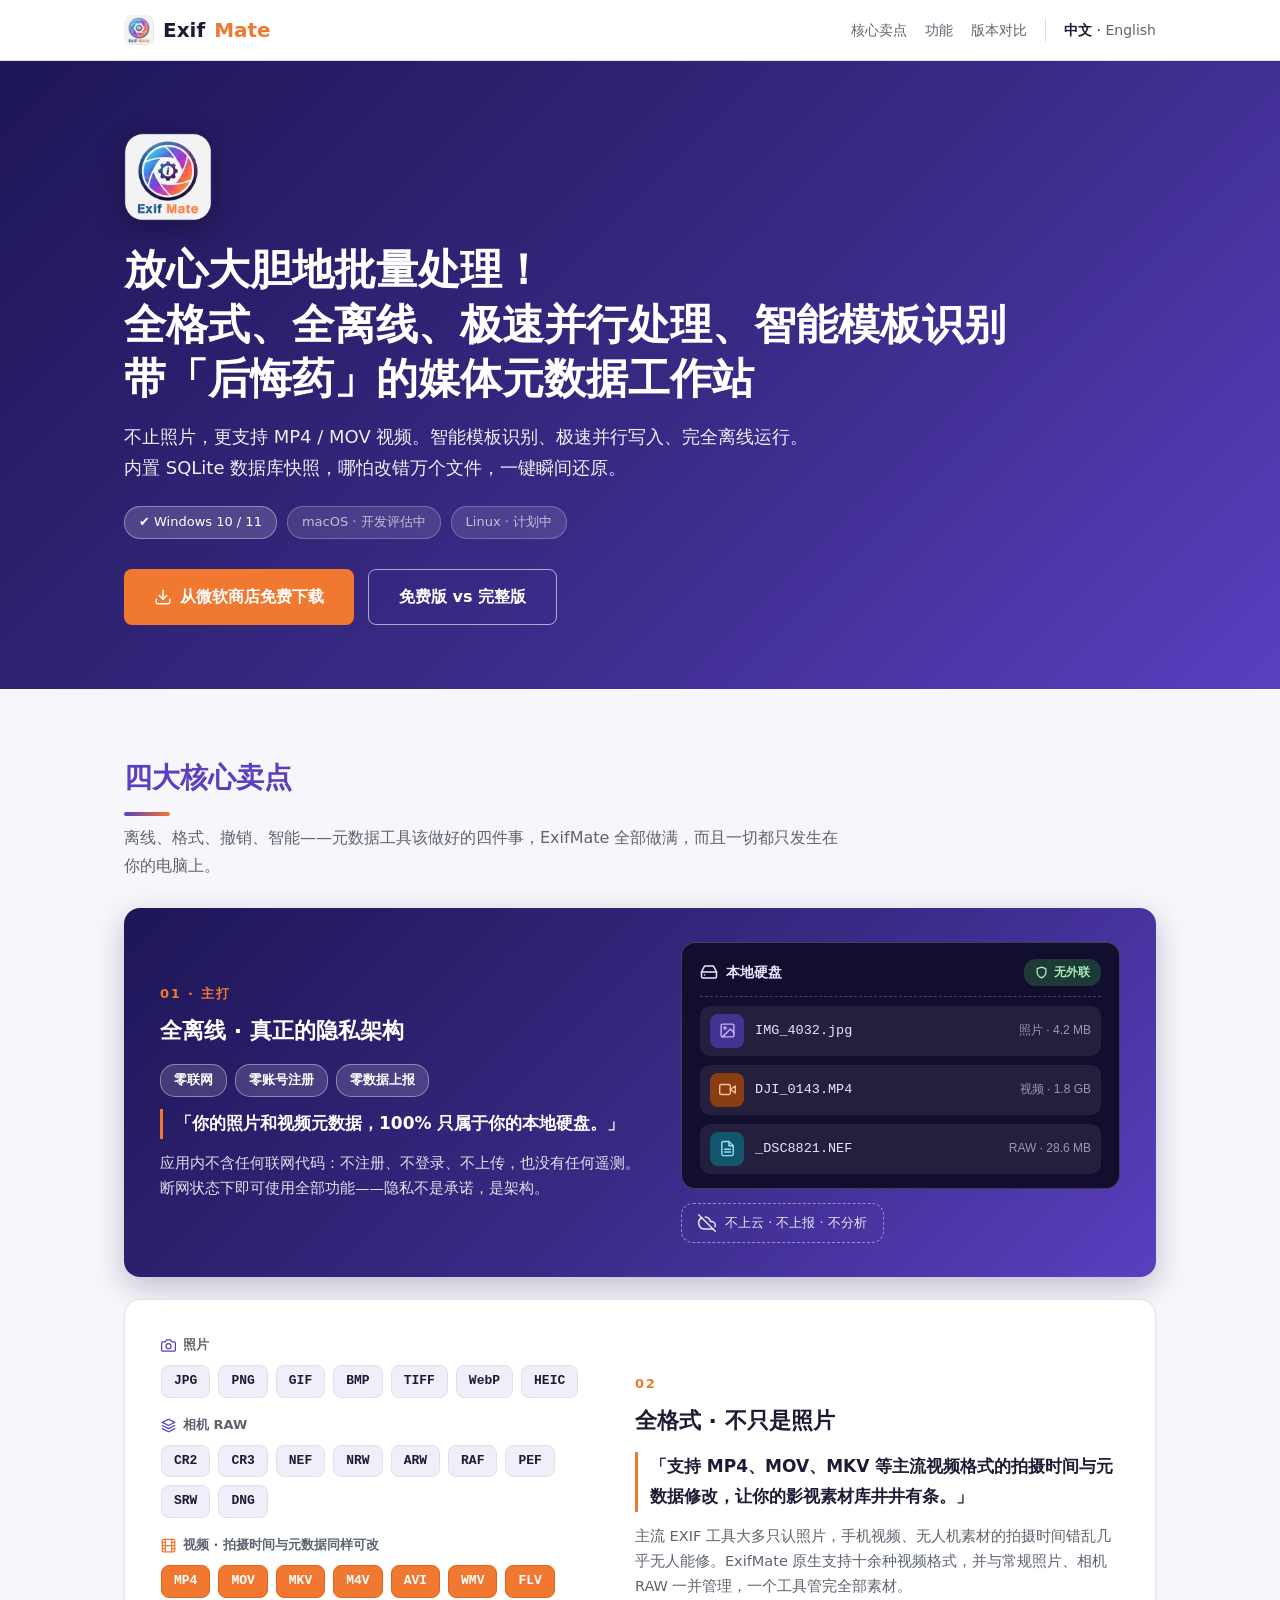
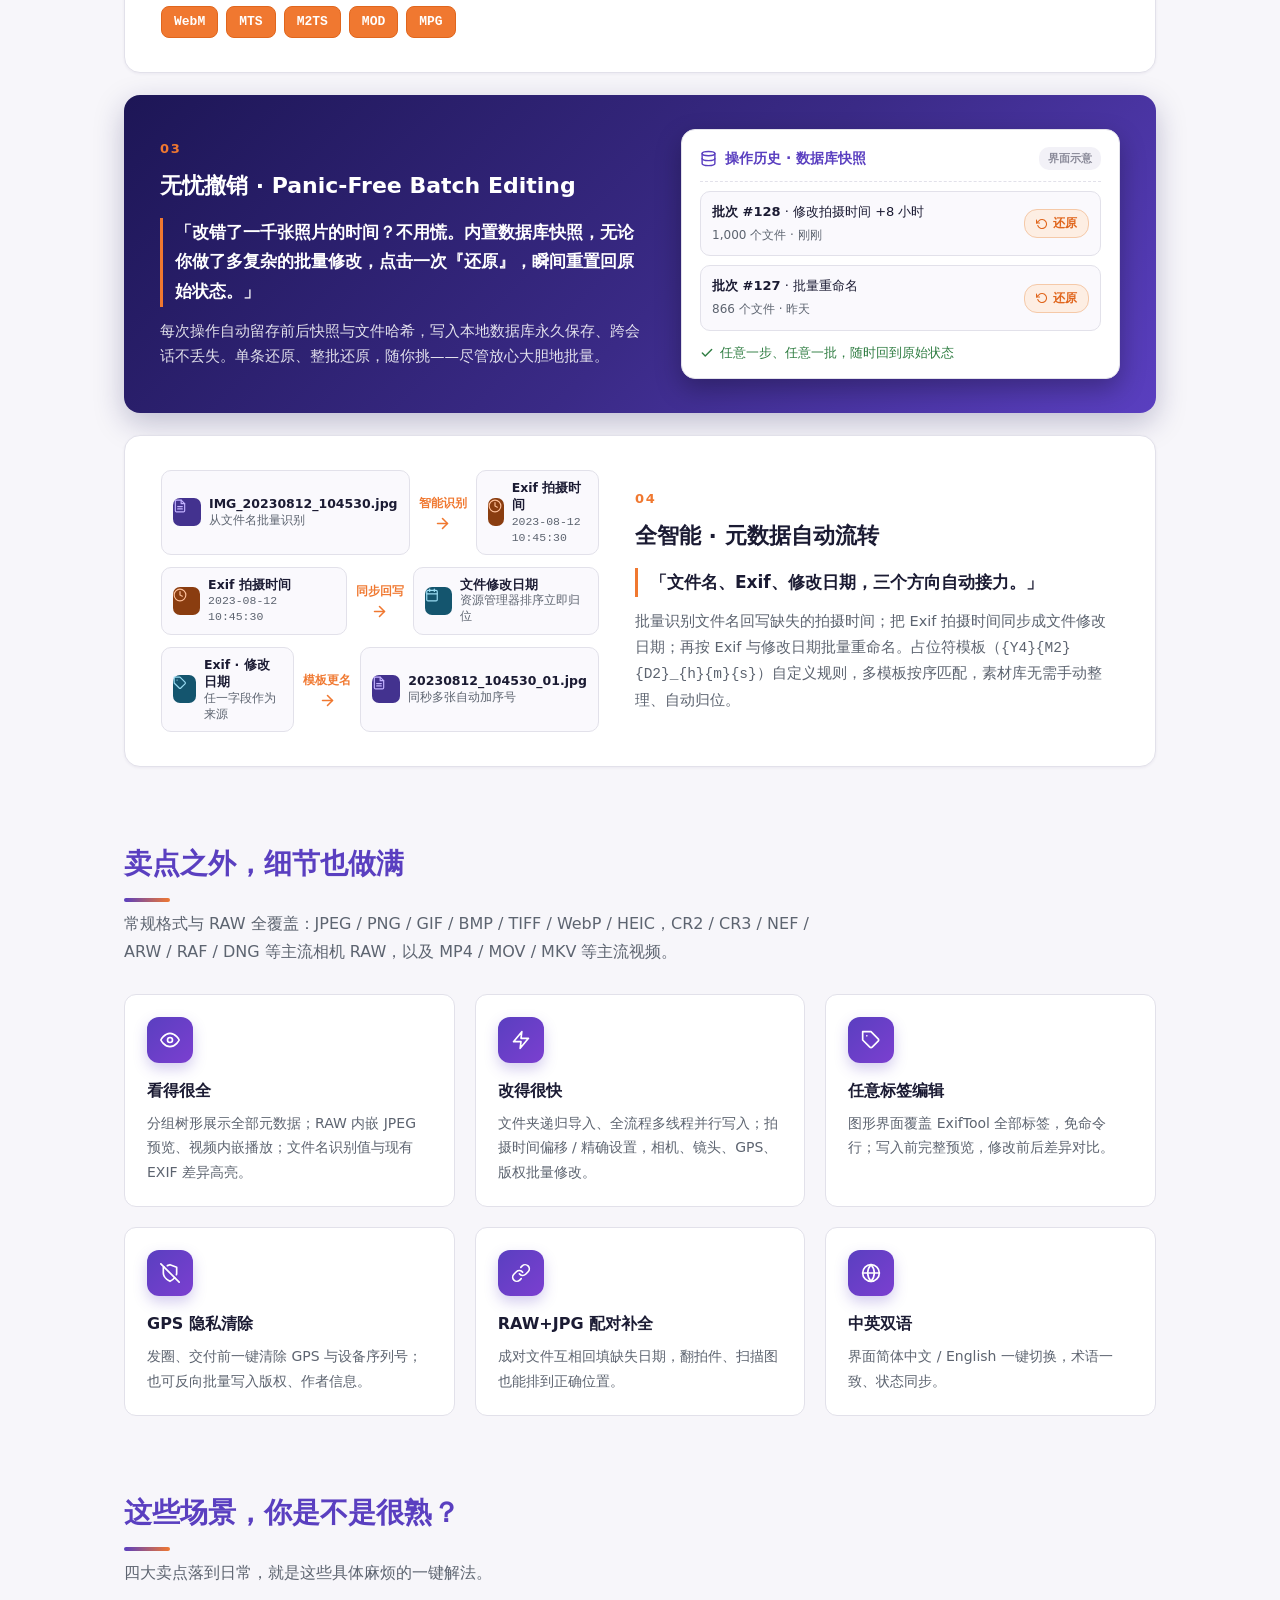
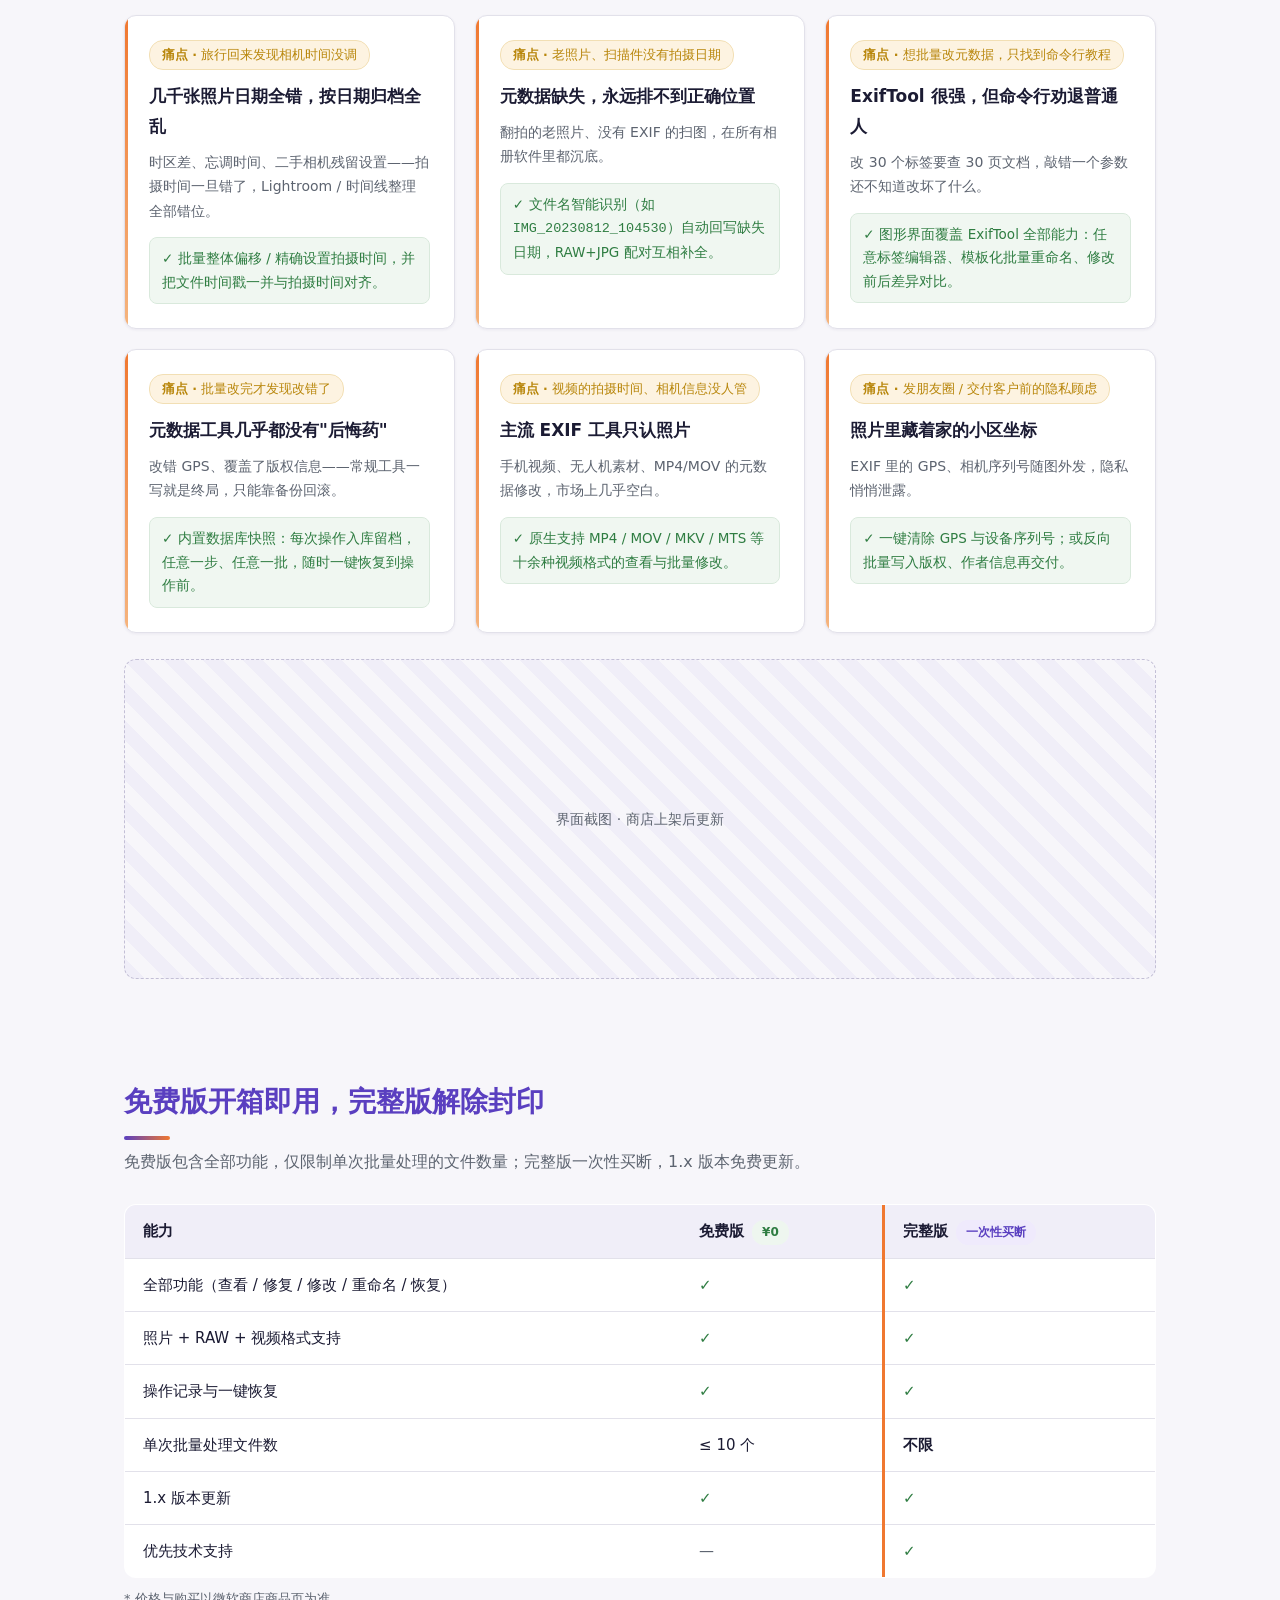
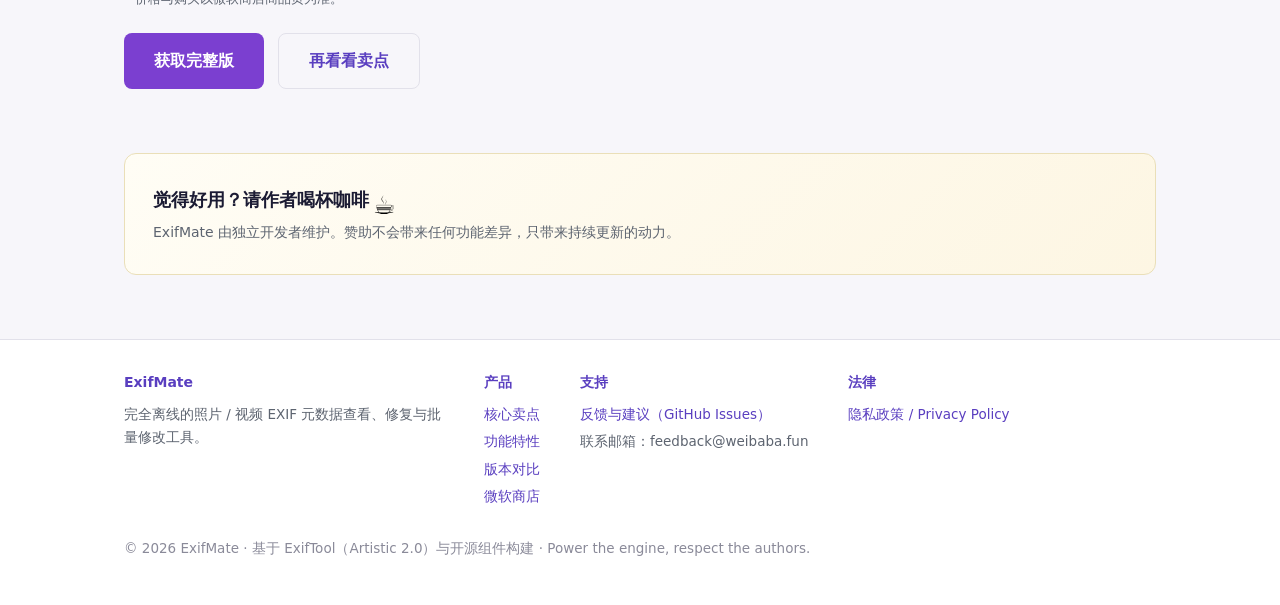
<file: index.html>
<!DOCTYPE html>
<html lang="zh-CN">
<head>
<meta charset="UTF-8">
<meta name="viewport" content="width=device-width, initial-scale=1.0">
<link rel="icon" href="/favicon.ico" sizes="48x48">
<link rel="icon" type="image/png" sizes="128x128" href="/favicon.png">
<link rel="apple-touch-icon" href="/apple-touch-icon.png">
<meta name="description" content="ExifMate —— 完全离线的照片/视频 EXIF 元数据查看、修复与批量修改工具。零联网、零账号注册、零数据上报，支持 MP4/MOV/MKV 等视频格式，批量修改一键还原。">
<meta property="og:title" content="ExifMate — 全离线的照片/视频 EXIF 批量管家">
<meta property="og:description" content="不止照片，更支持 MP4 / MOV 视频。智能模板识别、极速并行写入、完全离线运行。内置 SQLite 数据库快照，哪怕改错万个文件，一键瞬间还原。">
<meta property="og:type" content="website">
<meta property="og:url" content="https://exifmate.com/">
<title>ExifMate — 照片/视频 EXIF 批量管家 | 全离线 · 全格式 · 无忧撤销</title>
<link rel="canonical" href="https://exifmate.com/">
<link rel="alternate" hreflang="zh-CN" href="https://exifmate.com/">
<link rel="alternate" hreflang="en" href="https://exifmate.com/en/">
<link rel="alternate" hreflang="x-default" href="https://exifmate.com/">
<meta property="og:image" content="https://exifmate.com/assets/img/logo.png">
<link rel="stylesheet" href="assets/style.css">
<script type="application/ld+json">
{"@context":"https://schema.org","@type":"SoftwareApplication",
 "name":"ExifMate","operatingSystem":"Windows 10, Windows 11",
 "applicationCategory":"MultimediaApplication",
 "url":"https://exifmate.com/","softwareVersion":"0.2.0",
 "inLanguage":["zh-CN","en"],
 "description":"Fully offline EXIF metadata viewer, repair and batch editor for photos and videos.",
 "offers":{"@type":"Offer","price":"0","priceCurrency":"USD"},
 "screenshot":"https://exifmate.com/"}
</script>
</head>
<body>

<nav>
  <div class="container nav-inner">
    <a class="brand" href="/"><img src="/assets/img/logo.png" alt="ExifMate">Exif<span class="dot">Mate</span></a>
    <div class="nav-links">
      <a class="hide-sm" href="#pillars">核心卖点</a>
      <a class="hide-sm" href="#features">功能</a>
      <a class="hide-sm" href="#compare">版本对比</a>
      <span class="lang-switch"><b>中文</b> · <a href="/en/" hreflang="en" lang="en">English</a></span>
    </div>
  </div>
</nav>

<header class="hero">
  <div class="container">
    <img class="hero-logo" src="/assets/img/logo.png" alt="ExifMate">
    <h1>放心大胆地批量处理！<br>全格式、全离线、极速并行处理、智能模板识别<br>带「后悔药」的媒体元数据工作站</h1>
    <p class="sub">不止照片，更支持 MP4 / MOV 视频。智能模板识别、极速并行写入、完全离线运行。<br>内置 SQLite 数据库快照，哪怕改错万个文件，一键瞬间还原。</p>
    <div class="platform-pills">
      <span class="pill">✔ Windows 10 / 11</span>
      <span class="pill dim">macOS · 开发评估中</span>
      <span class="pill dim">Linux · 计划中</span>
    </div>
    <div class="btn-row">
      
      <a class="btn btn-primary" href="https://apps.microsoft.com/detail/9p58n2k8wqx3">
        <svg width="18" height="18" viewBox="0 0 24 24" fill="none" stroke="currentColor" stroke-width="2" stroke-linecap="round" stroke-linejoin="round"><path d="M21 15v4a2 2 0 0 1-2 2H5a2 2 0 0 1-2-2v-4"/><polyline points="7 10 12 15 17 10"/><line x1="12" y1="15" x2="12" y2="3"/></svg>
        从微软商店免费下载
      </a>
      <a class="btn btn-ghost" href="#compare">免费版 vs 完整版</a>
    </div>
  </div>
</header>

<main class="container">

  <!-- ============ 四大核心卖点 ============ -->
  <section class="block" id="pillars">
    <h2 class="title">四大核心卖点</h2>
    <p class="lead">离线、格式、撤销、智能——元数据工具该做好的四件事，ExifMate 全部做满，而且一切都只发生在你的电脑上。</p>

    <!-- 01 全离线 -->
    <div class="pillar dark">
      <div class="pillar-text">
        <div class="pillar-num">01 · 主打</div>
        <h3>全离线 · 真正的隐私架构</h3>
        <div class="zero-badges"><span>零联网</span><span>零账号注册</span><span>零数据上报</span></div>
        <p class="pillar-quote">「你的照片和视频元数据，100% 只属于你的本地硬盘。」</p>
        <p>应用内不含任何联网代码：不注册、不登录、不上传，也没有任何遥测。断网状态下即可使用全部功能——隐私不是承诺，是架构。</p>
      </div>
      <div class="pillar-visual">
        <div class="disk-panel">
          <div class="disk-head">
            <svg width="18" height="18" viewBox="0 0 24 24" fill="none" stroke="currentColor" stroke-width="2" stroke-linecap="round" stroke-linejoin="round"><line x1="22" y1="12" x2="2" y2="12"/><path d="M5.45 5.11 2 12v6a2 2 0 0 0 2 2h16a2 2 0 0 0 2-2v-6l-3.45-6.89A2 2 0 0 0 16.76 4H7.24a2 2 0 0 0-1.79 1.11z"/><line x1="6" y1="16" x2="6.01" y2="16"/></svg>
            本地硬盘
            <span class="shield"><svg width="13" height="13" viewBox="0 0 24 24" fill="none" stroke="currentColor" stroke-width="2.4" stroke-linecap="round" stroke-linejoin="round"><path d="M12 22s8-4 8-10V5l-8-3-8 3v7c0 6 8 10 8 10z"/></svg>无外联</span>
          </div>
          <div class="disk-row">
            <span class="fico photo"><svg width="17" height="17" viewBox="0 0 24 24" fill="none" stroke="currentColor" stroke-width="2" stroke-linecap="round" stroke-linejoin="round"><rect x="3" y="3" width="18" height="18" rx="2"/><circle cx="8.5" cy="8.5" r="1.5"/><polyline points="21 15 16 10 5 21"/></svg></span>
            IMG_4032.jpg<small>照片 · 4.2 MB</small>
          </div>
          <div class="disk-row">
            <span class="fico video"><svg width="17" height="17" viewBox="0 0 24 24" fill="none" stroke="currentColor" stroke-width="2" stroke-linecap="round" stroke-linejoin="round"><polygon points="23 7 16 12 23 17 23 7"/><rect x="1" y="5" width="15" height="14" rx="2"/></svg></span>
            DJI_0143.MP4<small>视频 · 1.8 GB</small>
          </div>
          <div class="disk-row">
            <span class="fico raw"><svg width="17" height="17" viewBox="0 0 24 24" fill="none" stroke="currentColor" stroke-width="2" stroke-linecap="round" stroke-linejoin="round"><path d="M14 2H6a2 2 0 0 0-2 2v16a2 2 0 0 0 2 2h12a2 2 0 0 0 2-2V8z"/><polyline points="14 2 14 8 20 8"/><line x1="16" y1="13" x2="8" y2="13"/><line x1="16" y1="17" x2="8" y2="17"/></svg></span>
            _DSC8821.NEF<small>RAW · 28.6 MB</small>
          </div>
        </div>
        <div class="cloud-off">
          <svg width="18" height="18" viewBox="0 0 24 24" fill="none" stroke="currentColor" stroke-width="2" stroke-linecap="round" stroke-linejoin="round"><path d="M22.61 16.95A5 5 0 0 0 18 10h-1.26a8 8 0 0 0-7.05-6M5 5a8 8 0 0 0 4 15h9a5 5 0 0 0 1.7-.3"/><line x1="1" y1="1" x2="23" y2="23"/></svg>
          不上云 · 不上报 · 不分析
        </div>
      </div>
    </div>

    <!-- 02 全格式 -->
    <div class="pillar flip">
      <div class="pillar-visual">
        <div class="fmt-groups">
          <div class="fmt-group">
            <div class="fmt-label"><svg width="15" height="15" viewBox="0 0 24 24" fill="none" stroke="currentColor" stroke-width="2" stroke-linecap="round" stroke-linejoin="round"><path d="M23 19a2 2 0 0 1-2 2H3a2 2 0 0 1-2-2V8a2 2 0 0 1 2-2h4l2-3h6l2 3h4a2 2 0 0 1 2 2z"/><circle cx="12" cy="13" r="4"/></svg>照片</div>
            <div class="chips"><span>JPG</span><span>PNG</span><span>GIF</span><span>BMP</span><span>TIFF</span><span>WebP</span><span>HEIC</span></div>
          </div>
          <div class="fmt-group">
            <div class="fmt-label"><svg width="15" height="15" viewBox="0 0 24 24" fill="none" stroke="currentColor" stroke-width="2" stroke-linecap="round" stroke-linejoin="round"><polygon points="12 2 2 7 12 12 22 7 12 2"/><polyline points="2 17 12 22 22 17"/><polyline points="2 12 12 17 22 12"/></svg>相机 RAW</div>
            <div class="chips"><span>CR2</span><span>CR3</span><span>NEF</span><span>NRW</span><span>ARW</span><span>RAF</span><span>PEF</span><span>SRW</span><span>DNG</span></div>
          </div>
          <div class="fmt-group hot">
            <div class="fmt-label"><svg width="15" height="15" viewBox="0 0 24 24" fill="none" stroke="currentColor" stroke-width="2" stroke-linecap="round" stroke-linejoin="round"><rect x="2" y="2" width="20" height="20" rx="2.18"/><line x1="7" y1="2" x2="7" y2="22"/><line x1="17" y1="2" x2="17" y2="22"/><line x1="2" y1="12" x2="22" y2="12"/><line x1="2" y1="7" x2="7" y2="7"/><line x1="2" y1="17" x2="7" y2="17"/><line x1="17" y1="17" x2="22" y2="17"/><line x1="17" y1="7" x2="22" y2="7"/></svg>视频 · 拍摄时间与元数据同样可改</div>
            <div class="chips"><span>MP4</span><span>MOV</span><span>MKV</span><span>M4V</span><span>AVI</span><span>WMV</span><span>FLV</span><span>WebM</span><span>MTS</span><span>M2TS</span><span>MOD</span><span>MPG</span></div>
          </div>
        </div>
      </div>
      <div class="pillar-text">
        <div class="pillar-num">02</div>
        <h3>全格式 · 不只是照片</h3>
        <p class="pillar-quote">「支持 MP4、MOV、MKV 等主流视频格式的拍摄时间与元数据修改，让你的影视素材库井井有条。」</p>
        <p>主流 EXIF 工具大多只认照片，手机视频、无人机素材的拍摄时间错乱几乎无人能修。ExifMate 原生支持十余种视频格式，并与常规照片、相机 RAW 一并管理，一个工具管完全部素材。</p>
      </div>
    </div>

    <!-- 03 无忧撤销 -->
    <div class="pillar dark">
      <div class="pillar-text">
        <div class="pillar-num">03</div>
        <h3>无忧撤销 · Panic-Free Batch Editing</h3>
        <p class="pillar-quote">「改错了一千张照片的时间？不用慌。内置数据库快照，无论你做了多复杂的批量修改，点击一次『还原』，瞬间重置回原始状态。」</p>
        <p>每次操作自动留存前后快照与文件哈希，写入本地数据库永久保存、跨会话不丢失。单条还原、整批还原，随你挑——尽管放心大胆地批量。</p>
      </div>
      <div class="pillar-visual">
        <div class="undo-card">
          <div class="undo-title">
            <svg width="17" height="17" viewBox="0 0 24 24" fill="none" stroke="currentColor" stroke-width="2" stroke-linecap="round" stroke-linejoin="round"><ellipse cx="12" cy="5" rx="9" ry="3"/><path d="M21 12c0 1.66-4 3-9 3s-9-1.34-9-3"/><path d="M3 5v14c0 1.66 4 3 9 3s9-1.34 9-3V5"/></svg>
            操作历史 · 数据库快照<span class="demo-tag">界面示意</span>
          </div>
          <div class="undo-row"><div><b>批次 #128</b> · 修改拍摄时间 +8 小时<br><small>1,000 个文件 · 刚刚</small></div><span class="restore"><svg width="12" height="12" viewBox="0 0 24 24" fill="none" stroke="currentColor" stroke-width="2.2" stroke-linecap="round" stroke-linejoin="round"><polyline points="1 4 1 10 7 10"/><path d="M3.51 15a9 9 0 1 0 2.13-9.36L1 10"/></svg>还原</span></div>
          <div class="undo-row"><div><b>批次 #127</b> · 批量重命名<br><small>866 个文件 · 昨天</small></div><span class="restore"><svg width="12" height="12" viewBox="0 0 24 24" fill="none" stroke="currentColor" stroke-width="2.2" stroke-linecap="round" stroke-linejoin="round"><polyline points="1 4 1 10 7 10"/><path d="M3.51 15a9 9 0 1 0 2.13-9.36L1 10"/></svg>还原</span></div>
          <div class="undo-note">
            <svg width="14" height="14" viewBox="0 0 24 24" fill="none" stroke="currentColor" stroke-width="2.4" stroke-linecap="round" stroke-linejoin="round"><polyline points="20 6 9 17 4 12"/></svg>
            任意一步、任意一批，随时回到原始状态
          </div>
        </div>
      </div>
    </div>

    <!-- 04 全智能 -->
    <div class="pillar flip">
      <div class="pillar-visual">
        <div class="flows">
          <div class="flow">
            <div class="flow-chip"><span class="fico photo"><svg width="14" height="14" viewBox="0 0 24 24" fill="none" stroke="currentColor" stroke-width="2" stroke-linecap="round" stroke-linejoin="round"><path d="M14 2H6a2 2 0 0 0-2 2v16a2 2 0 0 0 2 2h12a2 2 0 0 0 2-2V8z"/><polyline points="14 2 14 8 20 8"/><line x1="16" y1="13" x2="8" y2="13"/><line x1="16" y1="17" x2="8" y2="17"/></svg></span><span><b>IMG_20230812_104530.jpg</b><small>从文件名批量识别</small></span></div>
            <div class="flow-arrow">智能识别<svg width="17" height="17" viewBox="0 0 24 24" fill="none" stroke="currentColor" stroke-width="2.2" stroke-linecap="round" stroke-linejoin="round"><line x1="5" y1="12" x2="19" y2="12"/><polyline points="12 5 19 12 12 19"/></svg></div>
            <div class="flow-chip"><span class="fico video"><svg width="14" height="14" viewBox="0 0 24 24" fill="none" stroke="currentColor" stroke-width="2" stroke-linecap="round" stroke-linejoin="round"><circle cx="12" cy="12" r="10"/><polyline points="12 6 12 12 16 14"/></svg></span><span><b>Exif 拍摄时间</b><small>2023-08-12 10:45:30</small></span></div>
          </div>
          <div class="flow">
            <div class="flow-chip"><span class="fico video"><svg width="14" height="14" viewBox="0 0 24 24" fill="none" stroke="currentColor" stroke-width="2" stroke-linecap="round" stroke-linejoin="round"><circle cx="12" cy="12" r="10"/><polyline points="12 6 12 12 16 14"/></svg></span><span><b>Exif 拍摄时间</b><small>2023-08-12 10:45:30</small></span></div>
            <div class="flow-arrow">同步回写<svg width="17" height="17" viewBox="0 0 24 24" fill="none" stroke="currentColor" stroke-width="2.2" stroke-linecap="round" stroke-linejoin="round"><line x1="5" y1="12" x2="19" y2="12"/><polyline points="12 5 19 12 12 19"/></svg></div>
            <div class="flow-chip"><span class="fico raw"><svg width="14" height="14" viewBox="0 0 24 24" fill="none" stroke="currentColor" stroke-width="2" stroke-linecap="round" stroke-linejoin="round"><rect x="3" y="4" width="18" height="18" rx="2"/><line x1="16" y1="2" x2="16" y2="6"/><line x1="8" y1="2" x2="8" y2="6"/><line x1="3" y1="10" x2="21" y2="10"/></svg></span><span><b>文件修改日期</b><small>资源管理器排序立即归位</small></span></div>
          </div>
          <div class="flow">
            <div class="flow-chip"><span class="fico raw"><svg width="14" height="14" viewBox="0 0 24 24" fill="none" stroke="currentColor" stroke-width="2" stroke-linecap="round" stroke-linejoin="round"><path d="M20.59 13.41l-7.17 7.17a2 2 0 0 1-2.83 0L2 12V2h10l8.59 8.59a2 2 0 0 1 0 2.83z"/><line x1="7" y1="7" x2="7.01" y2="7"/></svg></span><span><b>Exif · 修改日期</b><small>任一字段作为来源</small></span></div>
            <div class="flow-arrow">模板更名<svg width="17" height="17" viewBox="0 0 24 24" fill="none" stroke="currentColor" stroke-width="2.2" stroke-linecap="round" stroke-linejoin="round"><line x1="5" y1="12" x2="19" y2="12"/><polyline points="12 5 19 12 12 19"/></svg></div>
            <div class="flow-chip"><span class="fico photo"><svg width="14" height="14" viewBox="0 0 24 24" fill="none" stroke="currentColor" stroke-width="2" stroke-linecap="round" stroke-linejoin="round"><path d="M14 2H6a2 2 0 0 0-2 2v16a2 2 0 0 0 2 2h12a2 2 0 0 0 2-2V8z"/><polyline points="14 2 14 8 20 8"/><line x1="16" y1="13" x2="8" y2="13"/><line x1="16" y1="17" x2="8" y2="17"/></svg></span><span><b>20230812_104530_01.jpg</b><small>同秒多张自动加序号</small></span></div>
          </div>
        </div>
      </div>
      <div class="pillar-text">
        <div class="pillar-num">04</div>
        <h3>全智能 · 元数据自动流转</h3>
        <p class="pillar-quote">「文件名、Exif、修改日期，三个方向自动接力。」</p>
        <p>批量识别文件名回写缺失的拍摄时间；把 Exif 拍摄时间同步成文件修改日期；再按 Exif 与修改日期批量重命名。占位符模板（<code>{Y4}{M2}{D2}_{h}{m}{s}</code>）自定义规则，多模板按序匹配，素材库无需手动整理、自动归位。</p>
      </div>
    </div>
  </section>

  <!-- ============ 更多能力 ============ -->
  <section class="block" id="features">
    <h2 class="title">卖点之外，细节也做满</h2>
    <p class="lead">常规格式与 RAW 全覆盖：JPEG / PNG / GIF / BMP / TIFF / WebP / HEIC，CR2 / CR3 / NEF / ARW / RAF / DNG 等主流相机 RAW，以及 MP4 / MOV / MKV 等主流视频。</p>
    <div class="feat-grid">
      <div class="feat">
        <div class="ico"><svg width="20" height="20" viewBox="0 0 24 24" fill="none" stroke="currentColor" stroke-width="2" stroke-linecap="round" stroke-linejoin="round"><path d="M1 12s4-8 11-8 11 8 11 8-4 8-11 8-11-8-11-8z"/><circle cx="12" cy="12" r="3"/></svg></div>
        <h3>看得很全</h3>
        <p>分组树形展示全部元数据；RAW 内嵌 JPEG 预览、视频内嵌播放；文件名识别值与现有 EXIF 差异高亮。</p>
      </div>
      <div class="feat">
        <div class="ico"><svg width="20" height="20" viewBox="0 0 24 24" fill="none" stroke="currentColor" stroke-width="2" stroke-linecap="round" stroke-linejoin="round"><polygon points="13 2 3 14 12 14 11 22 21 10 12 10 13 2"/></svg></div>
        <h3>改得很快</h3>
        <p>文件夹递归导入、全流程多线程并行写入；拍摄时间偏移 / 精确设置，相机、镜头、GPS、版权批量修改。</p>
      </div>
      <div class="feat">
        <div class="ico"><svg width="20" height="20" viewBox="0 0 24 24" fill="none" stroke="currentColor" stroke-width="2" stroke-linecap="round" stroke-linejoin="round"><path d="M20.59 13.41l-7.17 7.17a2 2 0 0 1-2.83 0L2 12V2h10l8.59 8.59a2 2 0 0 1 0 2.83z"/><line x1="7" y1="7" x2="7.01" y2="7"/></svg></div>
        <h3>任意标签编辑</h3>
        <p>图形界面覆盖 ExifTool 全部标签，免命令行；写入前完整预览，修改前后差异对比。</p>
      </div>
      <div class="feat">
        <div class="ico"><svg width="20" height="20" viewBox="0 0 24 24" fill="none" stroke="currentColor" stroke-width="2" stroke-linecap="round" stroke-linejoin="round"><path d="M19.69 14a6.9 6.9 0 0 0 .31-2V5l-8-3-3.16 1.18"/><path d="M4.73 4.73 4 5v7c0 6 8 10 8 10a20.29 20.29 0 0 0 5.62-4.38"/><line x1="1" y1="1" x2="23" y2="23"/></svg></div>
        <h3>GPS 隐私清除</h3>
        <p>发圈、交付前一键清除 GPS 与设备序列号；也可反向批量写入版权、作者信息。</p>
      </div>
      <div class="feat">
        <div class="ico"><svg width="20" height="20" viewBox="0 0 24 24" fill="none" stroke="currentColor" stroke-width="2" stroke-linecap="round" stroke-linejoin="round"><path d="M10 13a5 5 0 0 0 7.54.54l3-3a5 5 0 0 0-7.07-7.07l-1.72 1.71"/><path d="M14 11a5 5 0 0 0-7.54-.54l-3 3a5 5 0 0 0 7.07 7.07l1.71-1.71"/></svg></div>
        <h3>RAW+JPG 配对补全</h3>
        <p>成对文件互相回填缺失日期，翻拍件、扫描图也能排到正确位置。</p>
      </div>
      <div class="feat">
        <div class="ico"><svg width="20" height="20" viewBox="0 0 24 24" fill="none" stroke="currentColor" stroke-width="2" stroke-linecap="round" stroke-linejoin="round"><circle cx="12" cy="12" r="10"/><line x1="2" y1="12" x2="22" y2="12"/><path d="M12 2a15.3 15.3 0 0 1 4 10 15.3 15.3 0 0 1-4 10 15.3 15.3 0 0 1-4-10 15.3 15.3 0 0 1 4-10z"/></svg></div>
        <h3>中英双语</h3>
        <p>界面简体中文 / English 一键切换，术语一致、状态同步。</p>
      </div>
    </div>
  </section>

  <!-- ============ 典型场景（后置） ============ -->
  <section class="block" id="pain">
    <h2 class="title">这些场景，你是不是很熟？</h2>
    <p class="lead">四大卖点落到日常，就是这些具体麻烦的一键解法。</p>
    <div class="pain-grid">
      <div class="pain-card">
        <div class="scene">旅行回来发现相机时间没调</div>
        <h3>几千张照片日期全错，按日期归档全乱</h3>
        <p>时区差、忘调时间、二手相机残留设置——拍摄时间一旦错了，Lightroom / 时间线整理全部错位。</p>
        <p class="fix">批量整体偏移 / 精确设置拍摄时间，并把文件时间戳一并与拍摄时间对齐。</p>
      </div>
      <div class="pain-card">
        <div class="scene">老照片、扫描件没有拍摄日期</div>
        <h3>元数据缺失，永远排不到正确位置</h3>
        <p>翻拍的老照片、没有 EXIF 的扫图，在所有相册软件里都沉底。</p>
        <p class="fix">文件名智能识别（如 <code>IMG_20230812_104530</code>）自动回写缺失日期，RAW+JPG 配对互相补全。</p>
      </div>
      <div class="pain-card">
        <div class="scene">想批量改元数据，只找到命令行教程</div>
        <h3>ExifTool 很强，但命令行劝退普通人</h3>
        <p>改 30 个标签要查 30 页文档，敲错一个参数还不知道改坏了什么。</p>
        <p class="fix">图形界面覆盖 ExifTool 全部能力：任意标签编辑器、模板化批量重命名、修改前后差异对比。</p>
      </div>
      <div class="pain-card">
        <div class="scene">批量改完才发现改错了</div>
        <h3>元数据工具几乎都没有"后悔药"</h3>
        <p>改错 GPS、覆盖了版权信息——常规工具一写就是终局，只能靠备份回滚。</p>
        <p class="fix">内置数据库快照：每次操作入库留档，任意一步、任意一批，随时一键恢复到操作前。</p>
      </div>
      <div class="pain-card">
        <div class="scene">视频的拍摄时间、相机信息没人管</div>
        <h3>主流 EXIF 工具只认照片</h3>
        <p>手机视频、无人机素材、MP4/MOV 的元数据修改，市场上几乎空白。</p>
        <p class="fix">原生支持 MP4 / MOV / MKV / MTS 等十余种视频格式的查看与批量修改。</p>
      </div>
      <div class="pain-card">
        <div class="scene">发朋友圈 / 交付客户前的隐私顾虑</div>
        <h3>照片里藏着家的小区坐标</h3>
        <p>EXIF 里的 GPS、相机序列号随图外发，隐私悄悄泄露。</p>
        <p class="fix">一键清除 GPS 与设备序列号；或反向批量写入版权、作者信息再交付。</p>
      </div>
    </div>
    <div class="shot">界面截图 · 商店上架后更新</div>
  </section>

  <!-- ============ 版本对比 ============ -->
  <section class="block" id="compare">
    <h2 class="title">免费版开箱即用，完整版解除封印</h2>
    <p class="lead">免费版包含全部功能，仅限制单次批量处理的文件数量；完整版一次性买断，1.x 版本免费更新。</p>
    <table class="compare">
      <thead>
        <tr><th>能力</th><th>免费版<span class="badge-free">¥0</span></th><th class="col-pro">完整版<span class="badge-pro">一次性买断</span></th></tr>
      </thead>
      <tbody>
        <tr><td>全部功能（查看 / 修复 / 修改 / 重命名 / 恢复）</td><td class="yes">✓</td><td class="yes col-pro">✓</td></tr>
        <tr><td>照片 + RAW + 视频格式支持</td><td class="yes">✓</td><td class="yes col-pro">✓</td></tr>
        <tr><td>操作记录与一键恢复</td><td class="yes">✓</td><td class="yes col-pro">✓</td></tr>
        <tr><td>单次批量处理文件数</td><td>≤ 10 个</td><td class="col-pro"><b>不限</b></td></tr>
        <tr><td>1.x 版本更新</td><td class="yes">✓</td><td class="yes col-pro">✓</td></tr>
        <tr><td>优先技术支持</td><td class="no">—</td><td class="yes col-pro">✓</td></tr>
      </tbody>
    </table>
    <p class="table-note">* 价格与购买以微软商店商品页为准。</p>
    <div class="btn-row" style="margin-top:22px">
      <!-- 如完整版为独立商店商品页，替换为对应链接 -->
      <a class="btn btn-primary" href="https://apps.microsoft.com/detail/9p58n2k8wqx3"
         style="background:var(--accent2);color:#fff">获取完整版</a>
      <a class="btn btn-ghost" href="#pillars" style="border-color:var(--line);color:var(--accent)">再看看卖点</a>
    </div>
  </section>

  <!-- ============ 赞助（点击咖啡图标弹出收款码；置于容器内与正文对齐） ============ -->
  <div class="sponsor">
    <div class="sponsor-text">
      <h3>觉得好用？请作者喝杯咖啡<button class="coffee-btn" type="button" aria-label="微信收款码" title="点我，请作者喝杯咖啡" onclick="var m=document.getElementById('qr-modal');m.style.display=(m.style.display==='flex')?'none':'flex';">☕</button></h3>
      <p>ExifMate 由独立开发者维护。赞助不会带来任何功能差异，只带来持续更新的动力。</p>
    </div>
  </div>

  <!-- 收款码弹层（fixed 定位，置于容器内不影响全屏遮罩） -->
  <div id="qr-modal" class="qr-modal" onclick="this.style.display='none'">
    <div class="qr-card" onclick="event.stopPropagation()">
      <img src="assets/img/coffee-wx.jpg" alt="微信收款码">
      <span>微信扫一扫 · 支持作者</span>
      <button type="button" onclick="document.getElementById('qr-modal').style.display='none'">✕</button>
    </div>
  </div>

</main>

<footer>
  <div class="container">
    <div class="cols">
      <div style="max-width:320px">
        <h4>ExifMate</h4>
        <p>完全离线的照片 / 视频 EXIF 元数据查看、修复与批量修改工具。</p>
      </div>
      <div>
        <h4>产品</h4>
        <ul>
          <li><a href="#pillars">核心卖点</a></li>
          <li><a href="#features">功能特性</a></li>
          <li><a href="#compare">版本对比</a></li>
          <li><a href="https://apps.microsoft.com/detail/9p58n2k8wqx3">微软商店</a></li>
        </ul>
      </div>
      <div>
        <h4>支持</h4>
        <ul>
          <li><a href="https://github.com/zm1107/exifmate/issues">反馈与建议（GitHub Issues）</a></li>
          <li>联系邮箱：feedback@weibaba.fun</li>
        </ul>
      </div>
      <div>
        <h4>法律</h4>
        <ul>
          <li><a href="/privacy/">隐私政策 / Privacy Policy</a></li>
        </ul>
      </div>
    </div>
    <p class="legal">© 2026 ExifMate · 基于 ExifTool（Artistic 2.0）与开源组件构建 · Power the engine, respect the authors.</p>
  </div>
</footer>

</body>
</html>
</file>
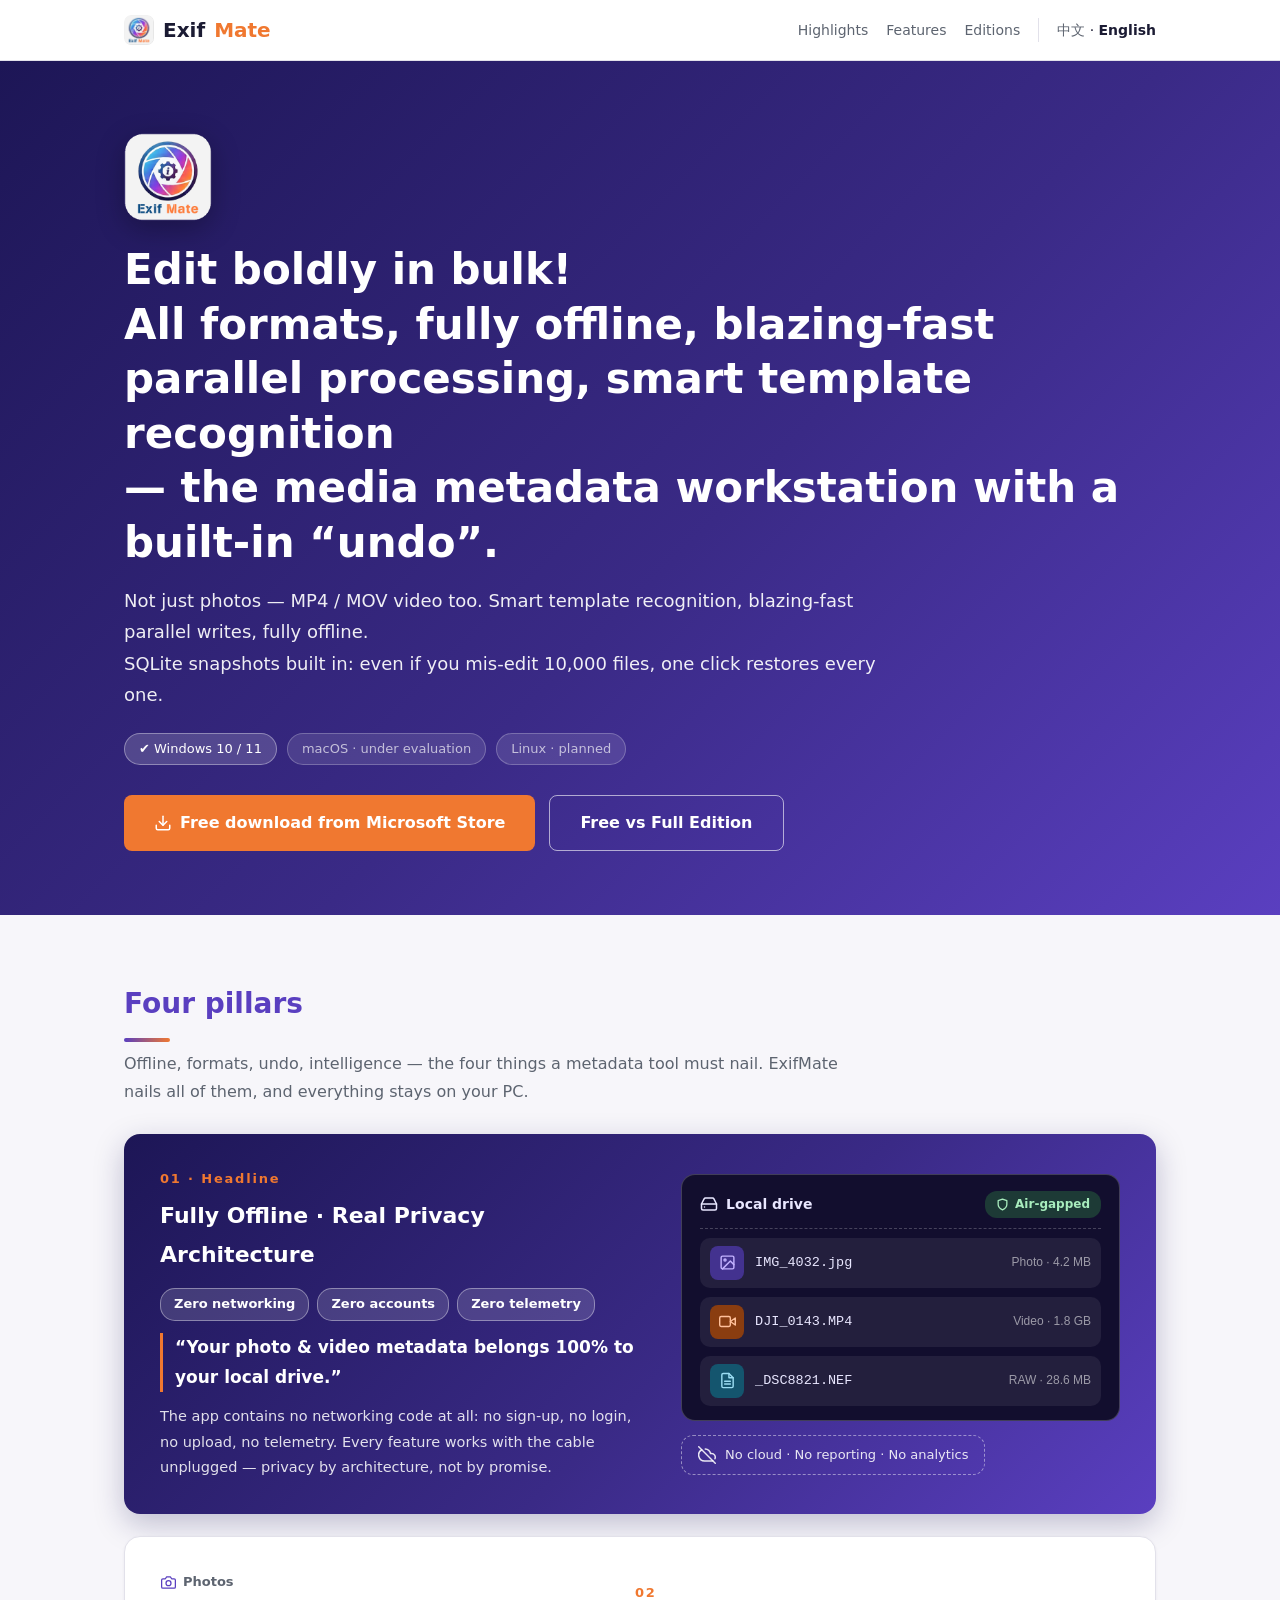
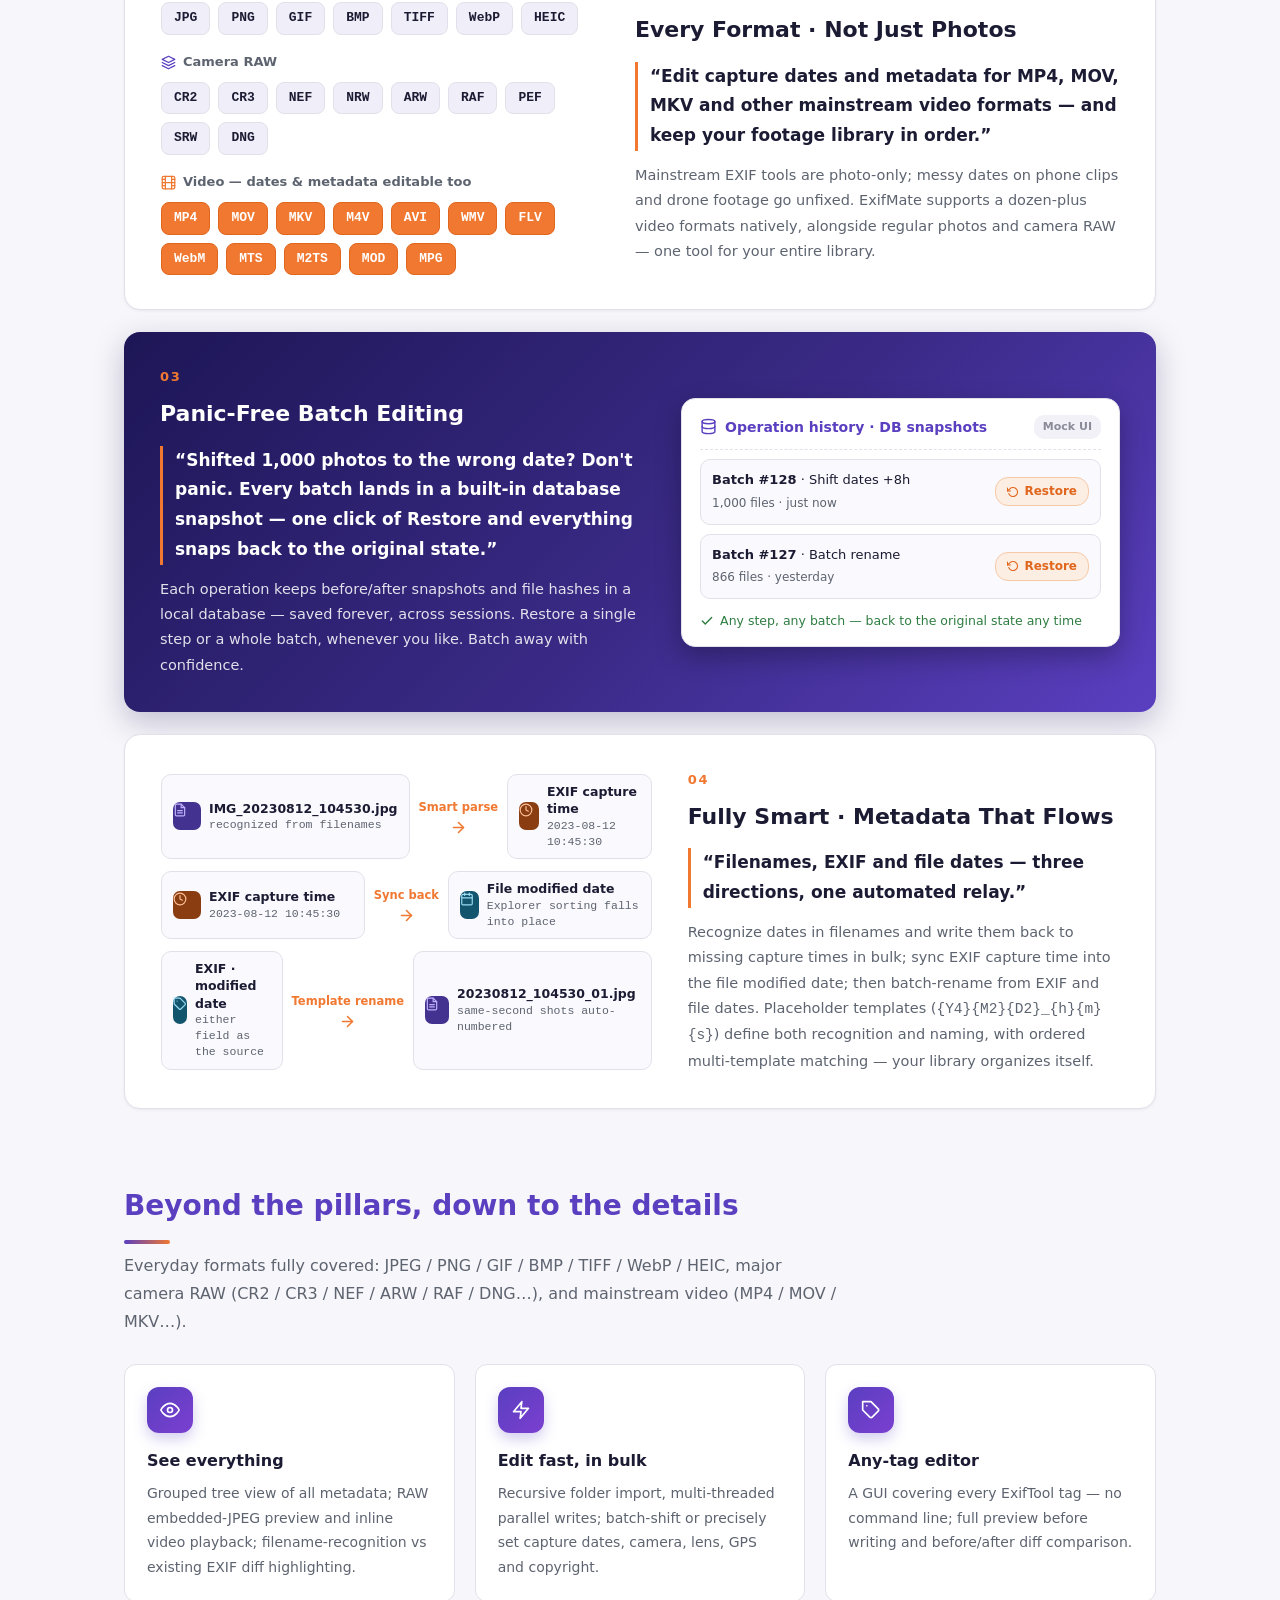
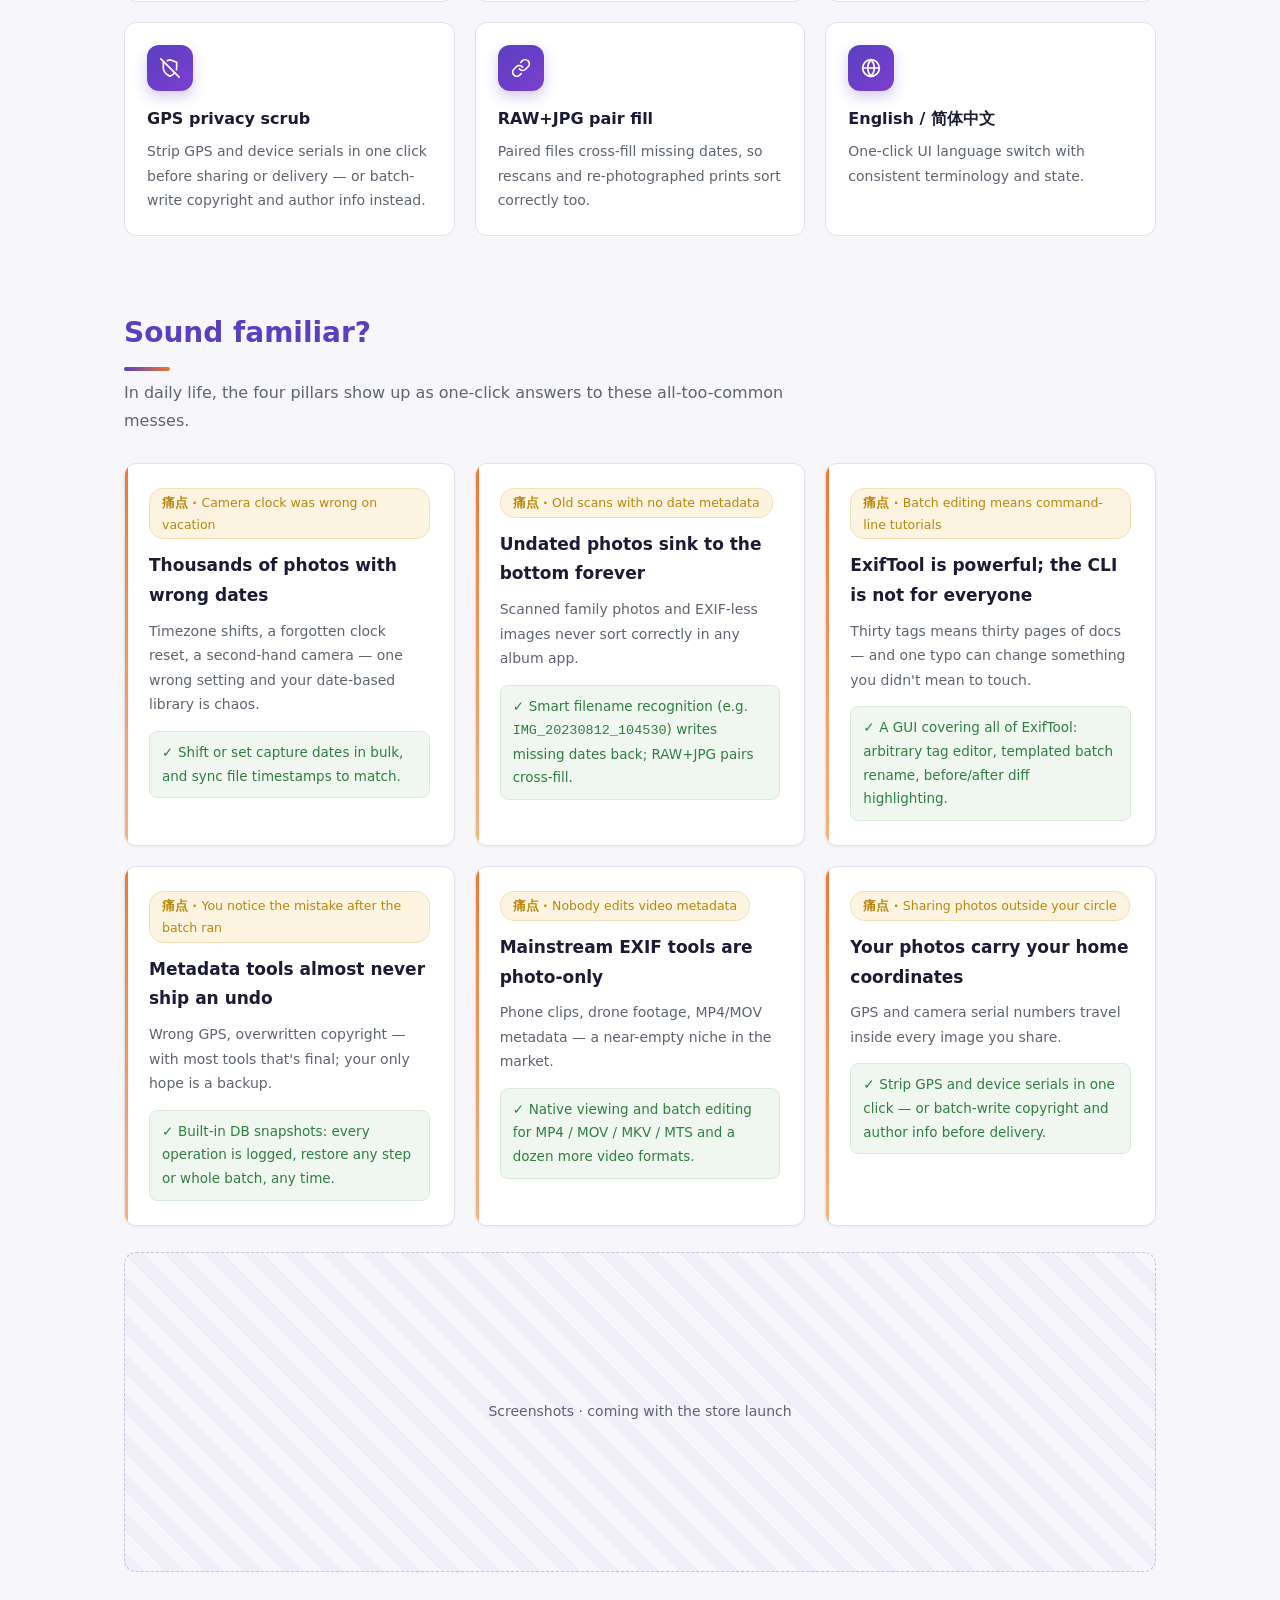
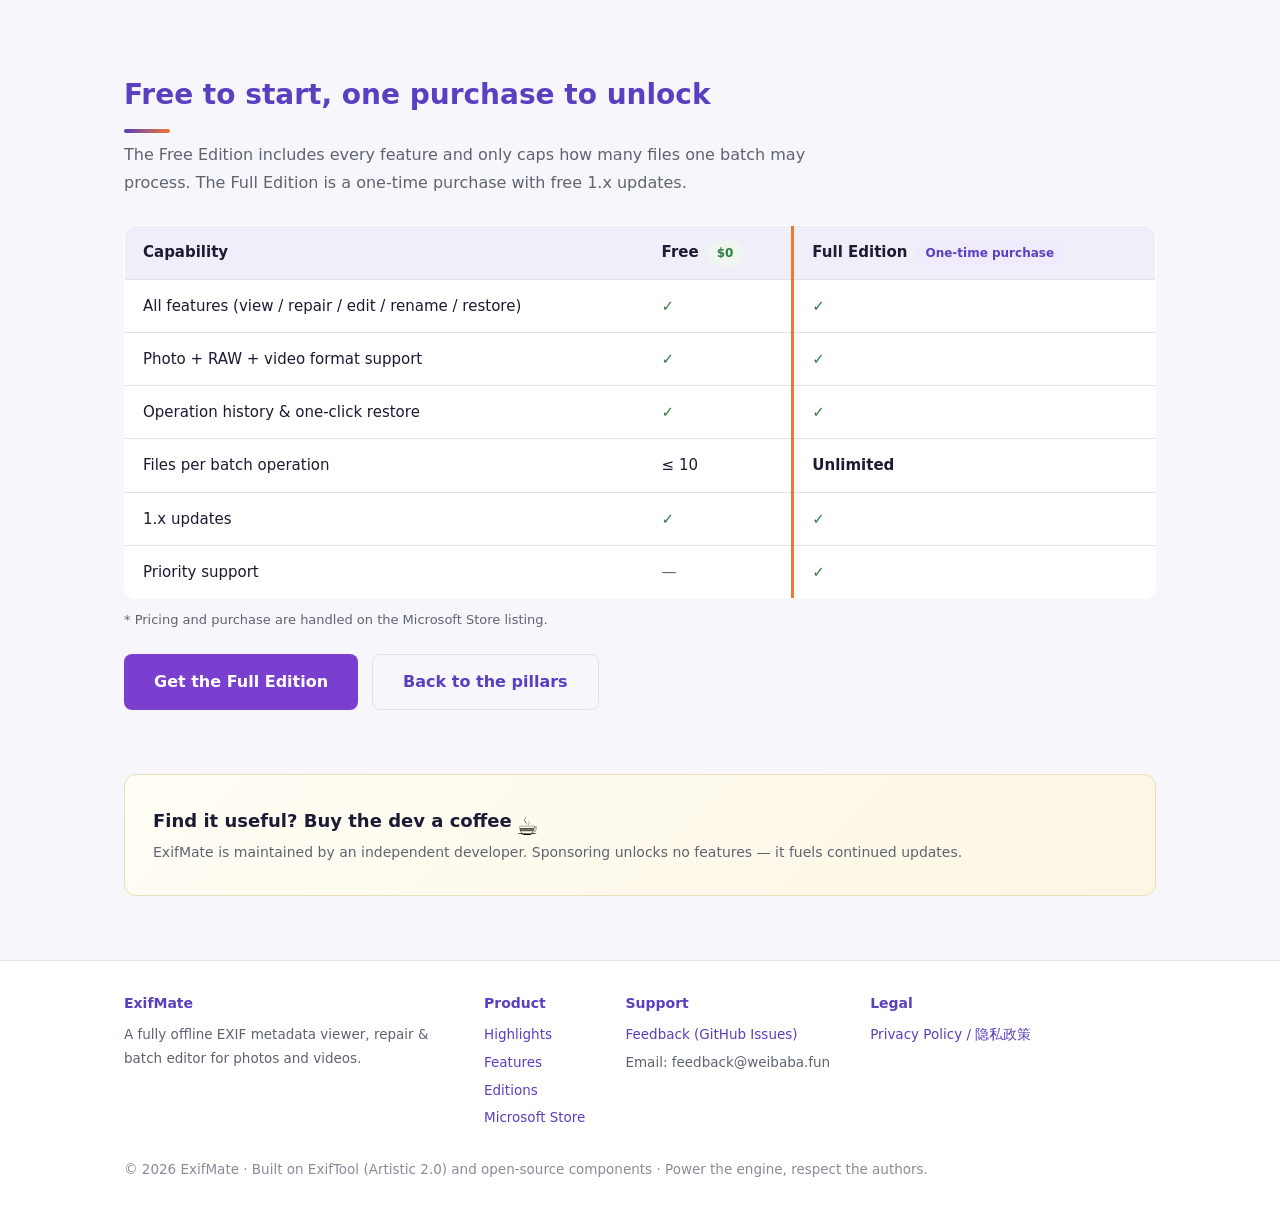
<file: en/index.html>
<!DOCTYPE html>
<html lang="en">
<head>
<meta charset="UTF-8">
<meta name="viewport" content="width=device-width, initial-scale=1.0">
<link rel="icon" href="/favicon.ico" sizes="48x48">
<link rel="icon" type="image/png" sizes="128x128" href="/favicon.png">
<link rel="apple-touch-icon" href="/apple-touch-icon.png">
<meta name="description" content="ExifMate — a fully offline EXIF metadata viewer, repair & batch editor for photos and videos. Zero network, zero accounts, zero telemetry. Panic-free batch editing with one-click restore.">
<meta property="og:title" content="ExifMate — Fully Offline Photo & Video EXIF Toolkit">
<meta property="og:description" content="Not just photos — MP4 / MOV video too. Smart templates, parallel writes, fully offline. Built-in SQLite snapshots: mis-edit 10,000 files and restore them all with one click.">
<meta property="og:type" content="website">
<meta property="og:url" content="https://exifmate.com/en/">
<title>ExifMate — Batch EXIF Toolkit | Fully Offline · Every Format · Panic-Free</title>
<link rel="canonical" href="https://exifmate.com/en/">
<link rel="alternate" hreflang="zh-CN" href="https://exifmate.com/">
<link rel="alternate" hreflang="en" href="https://exifmate.com/en/">
<link rel="alternate" hreflang="x-default" href="https://exifmate.com/">
<meta property="og:image" content="https://exifmate.com/assets/img/logo.png">
<link rel="stylesheet" href="../assets/style.css">
<script type="application/ld+json">
{"@context":"https://schema.org","@type":"SoftwareApplication",
 "name":"ExifMate","operatingSystem":"Windows 10, Windows 11",
 "applicationCategory":"MultimediaApplication",
 "url":"https://exifmate.com/","softwareVersion":"0.2.0",
 "inLanguage":["zh-CN","en"],
 "description":"Fully offline EXIF metadata viewer, repair and batch editor for photos and videos.",
 "offers":{"@type":"Offer","price":"0","priceCurrency":"USD"},
 "screenshot":"https://exifmate.com/"}
</script>
</head>
<body>

<nav>
  <div class="container nav-inner">
    <a class="brand" href="/en/"><img src="/assets/img/logo.png" alt="ExifMate">Exif<span class="dot">Mate</span></a>
    <div class="nav-links">
      <a class="hide-sm" href="#pillars">Highlights</a>
      <a class="hide-sm" href="#features">Features</a>
      <a class="hide-sm" href="#compare">Editions</a>
      <span class="lang-switch"><a href="/" hreflang="zh-CN" lang="zh-CN">中文</a> · <b>English</b></span>
    </div>
  </div>
</nav>

<header class="hero">
  <div class="container">
    <img class="hero-logo" src="/assets/img/logo.png" alt="ExifMate">
    <h1>Edit boldly in bulk!<br>All formats, fully offline, blazing-fast parallel processing, smart template recognition<br>— the media metadata workstation with a built-in “undo”.</h1>
    <p class="sub">Not just photos — MP4 / MOV video too. Smart template recognition, blazing-fast parallel writes, fully offline.<br>SQLite snapshots built in: even if you mis-edit 10,000 files, one click restores every one.</p>
    <div class="platform-pills">
      <span class="pill">✔ Windows 10 / 11</span>
      <span class="pill dim">macOS · under evaluation</span>
      <span class="pill dim">Linux · planned</span>
    </div>
    <div class="btn-row">
      
      <a class="btn btn-primary" href="https://apps.microsoft.com/detail/9p58n2k8wqx3">
        <svg width="18" height="18" viewBox="0 0 24 24" fill="none" stroke="currentColor" stroke-width="2" stroke-linecap="round" stroke-linejoin="round"><path d="M21 15v4a2 2 0 0 1-2 2H5a2 2 0 0 1-2-2v-4"/><polyline points="7 10 12 15 17 10"/><line x1="12" y1="15" x2="12" y2="3"/></svg>
        Free download from Microsoft Store
      </a>
      <a class="btn btn-ghost" href="#compare">Free vs Full Edition</a>
    </div>
  </div>
</header>

<main class="container">

  <!-- ============ Four pillars ============ -->
  <section class="block" id="pillars">
    <h2 class="title">Four pillars</h2>
    <p class="lead">Offline, formats, undo, intelligence — the four things a metadata tool must nail. ExifMate nails all of them, and everything stays on your PC.</p>

    <!-- 01 Fully offline -->
    <div class="pillar dark">
      <div class="pillar-text">
        <div class="pillar-num">01 · Headline</div>
        <h3>Fully Offline · Real Privacy Architecture</h3>
        <div class="zero-badges"><span>Zero networking</span><span>Zero accounts</span><span>Zero telemetry</span></div>
        <p class="pillar-quote">“Your photo & video metadata belongs 100% to your local drive.”</p>
        <p>The app contains no networking code at all: no sign-up, no login, no upload, no telemetry. Every feature works with the cable unplugged — privacy by architecture, not by promise.</p>
      </div>
      <div class="pillar-visual">
        <div class="disk-panel">
          <div class="disk-head">
            <svg width="18" height="18" viewBox="0 0 24 24" fill="none" stroke="currentColor" stroke-width="2" stroke-linecap="round" stroke-linejoin="round"><line x1="22" y1="12" x2="2" y2="12"/><path d="M5.45 5.11 2 12v6a2 2 0 0 0 2 2h16a2 2 0 0 0 2-2v-6l-3.45-6.89A2 2 0 0 0 16.76 4H7.24a2 2 0 0 0-1.79 1.11z"/><line x1="6" y1="16" x2="6.01" y2="16"/></svg>
            Local drive
            <span class="shield"><svg width="13" height="13" viewBox="0 0 24 24" fill="none" stroke="currentColor" stroke-width="2.4" stroke-linecap="round" stroke-linejoin="round"><path d="M12 22s8-4 8-10V5l-8-3-8 3v7c0 6 8 10 8 10z"/></svg>Air-gapped</span>
          </div>
          <div class="disk-row">
            <span class="fico photo"><svg width="17" height="17" viewBox="0 0 24 24" fill="none" stroke="currentColor" stroke-width="2" stroke-linecap="round" stroke-linejoin="round"><rect x="3" y="3" width="18" height="18" rx="2"/><circle cx="8.5" cy="8.5" r="1.5"/><polyline points="21 15 16 10 5 21"/></svg></span>
            IMG_4032.jpg<small>Photo · 4.2 MB</small>
          </div>
          <div class="disk-row">
            <span class="fico video"><svg width="17" height="17" viewBox="0 0 24 24" fill="none" stroke="currentColor" stroke-width="2" stroke-linecap="round" stroke-linejoin="round"><polygon points="23 7 16 12 23 17 23 7"/><rect x="1" y="5" width="15" height="14" rx="2"/></svg></span>
            DJI_0143.MP4<small>Video · 1.8 GB</small>
          </div>
          <div class="disk-row">
            <span class="fico raw"><svg width="17" height="17" viewBox="0 0 24 24" fill="none" stroke="currentColor" stroke-width="2" stroke-linecap="round" stroke-linejoin="round"><path d="M14 2H6a2 2 0 0 0-2 2v16a2 2 0 0 0 2 2h12a2 2 0 0 0 2-2V8z"/><polyline points="14 2 14 8 20 8"/><line x1="16" y1="13" x2="8" y2="13"/><line x1="16" y1="17" x2="8" y2="17"/></svg></span>
            _DSC8821.NEF<small>RAW · 28.6 MB</small>
          </div>
        </div>
        <div class="cloud-off">
          <svg width="18" height="18" viewBox="0 0 24 24" fill="none" stroke="currentColor" stroke-width="2" stroke-linecap="round" stroke-linejoin="round"><path d="M22.61 16.95A5 5 0 0 0 18 10h-1.26a8 8 0 0 0-7.05-6M5 5a8 8 0 0 0 4 15h9a5 5 0 0 0 1.7-.3"/><line x1="1" y1="1" x2="23" y2="23"/></svg>
          No cloud · No reporting · No analytics
        </div>
      </div>
    </div>

    <!-- 02 Every format -->
    <div class="pillar flip">
      <div class="pillar-visual">
        <div class="fmt-groups">
          <div class="fmt-group">
            <div class="fmt-label"><svg width="15" height="15" viewBox="0 0 24 24" fill="none" stroke="currentColor" stroke-width="2" stroke-linecap="round" stroke-linejoin="round"><path d="M23 19a2 2 0 0 1-2 2H3a2 2 0 0 1-2-2V8a2 2 0 0 1 2-2h4l2-3h6l2 3h4a2 2 0 0 1 2 2z"/><circle cx="12" cy="13" r="4"/></svg>Photos</div>
            <div class="chips"><span>JPG</span><span>PNG</span><span>GIF</span><span>BMP</span><span>TIFF</span><span>WebP</span><span>HEIC</span></div>
          </div>
          <div class="fmt-group">
            <div class="fmt-label"><svg width="15" height="15" viewBox="0 0 24 24" fill="none" stroke="currentColor" stroke-width="2" stroke-linecap="round" stroke-linejoin="round"><polygon points="12 2 2 7 12 12 22 7 12 2"/><polyline points="2 17 12 22 22 17"/><polyline points="2 12 12 17 22 12"/></svg>Camera RAW</div>
            <div class="chips"><span>CR2</span><span>CR3</span><span>NEF</span><span>NRW</span><span>ARW</span><span>RAF</span><span>PEF</span><span>SRW</span><span>DNG</span></div>
          </div>
          <div class="fmt-group hot">
            <div class="fmt-label"><svg width="15" height="15" viewBox="0 0 24 24" fill="none" stroke="currentColor" stroke-width="2" stroke-linecap="round" stroke-linejoin="round"><rect x="2" y="2" width="20" height="20" rx="2.18"/><line x1="7" y1="2" x2="7" y2="22"/><line x1="17" y1="2" x2="17" y2="22"/><line x1="2" y1="12" x2="22" y2="12"/><line x1="2" y1="7" x2="7" y2="7"/><line x1="2" y1="17" x2="7" y2="17"/><line x1="17" y1="17" x2="22" y2="17"/><line x1="17" y1="7" x2="22" y2="7"/></svg>Video — dates & metadata editable too</div>
            <div class="chips"><span>MP4</span><span>MOV</span><span>MKV</span><span>M4V</span><span>AVI</span><span>WMV</span><span>FLV</span><span>WebM</span><span>MTS</span><span>M2TS</span><span>MOD</span><span>MPG</span></div>
          </div>
        </div>
      </div>
      <div class="pillar-text">
        <div class="pillar-num">02</div>
        <h3>Every Format · Not Just Photos</h3>
        <p class="pillar-quote">“Edit capture dates and metadata for MP4, MOV, MKV and other mainstream video formats — and keep your footage library in order.”</p>
        <p>Mainstream EXIF tools are photo-only; messy dates on phone clips and drone footage go unfixed. ExifMate supports a dozen-plus video formats natively, alongside regular photos and camera RAW — one tool for your entire library.</p>
      </div>
    </div>

    <!-- 03 Panic-free -->
    <div class="pillar dark">
      <div class="pillar-text">
        <div class="pillar-num">03</div>
        <h3>Panic-Free Batch Editing</h3>
        <p class="pillar-quote">“Shifted 1,000 photos to the wrong date? Don't panic. Every batch lands in a built-in database snapshot — one click of Restore and everything snaps back to the original state.”</p>
        <p>Each operation keeps before/after snapshots and file hashes in a local database — saved forever, across sessions. Restore a single step or a whole batch, whenever you like. Batch away with confidence.</p>
      </div>
      <div class="pillar-visual">
        <div class="undo-card">
          <div class="undo-title">
            <svg width="17" height="17" viewBox="0 0 24 24" fill="none" stroke="currentColor" stroke-width="2" stroke-linecap="round" stroke-linejoin="round"><ellipse cx="12" cy="5" rx="9" ry="3"/><path d="M21 12c0 1.66-4 3-9 3s-9-1.34-9-3"/><path d="M3 5v14c0 1.66 4 3 9 3s9-1.34 9-3V5"/></svg>
            Operation history · DB snapshots<span class="demo-tag">Mock UI</span>
          </div>
          <div class="undo-row"><div><b>Batch #128</b> · Shift dates +8h<br><small>1,000 files · just now</small></div><span class="restore"><svg width="12" height="12" viewBox="0 0 24 24" fill="none" stroke="currentColor" stroke-width="2.2" stroke-linecap="round" stroke-linejoin="round"><polyline points="1 4 1 10 7 10"/><path d="M3.51 15a9 9 0 1 0 2.13-9.36L1 10"/></svg>Restore</span></div>
          <div class="undo-row"><div><b>Batch #127</b> · Batch rename<br><small>866 files · yesterday</small></div><span class="restore"><svg width="12" height="12" viewBox="0 0 24 24" fill="none" stroke="currentColor" stroke-width="2.2" stroke-linecap="round" stroke-linejoin="round"><polyline points="1 4 1 10 7 10"/><path d="M3.51 15a9 9 0 1 0 2.13-9.36L1 10"/></svg>Restore</span></div>
          <div class="undo-note">
            <svg width="14" height="14" viewBox="0 0 24 24" fill="none" stroke="currentColor" stroke-width="2.4" stroke-linecap="round" stroke-linejoin="round"><polyline points="20 6 9 17 4 12"/></svg>
            Any step, any batch — back to the original state any time
          </div>
        </div>
      </div>
    </div>

    <!-- 04 Fully smart -->
    <div class="pillar flip">
      <div class="pillar-visual">
        <div class="flows">
          <div class="flow">
            <div class="flow-chip"><span class="fico photo"><svg width="14" height="14" viewBox="0 0 24 24" fill="none" stroke="currentColor" stroke-width="2" stroke-linecap="round" stroke-linejoin="round"><path d="M14 2H6a2 2 0 0 0-2 2v16a2 2 0 0 0 2 2h12a2 2 0 0 0 2-2V8z"/><polyline points="14 2 14 8 20 8"/><line x1="16" y1="13" x2="8" y2="13"/><line x1="16" y1="17" x2="8" y2="17"/></svg></span><span><b>IMG_20230812_104530.jpg</b><small>recognized from filenames</small></span></div>
            <div class="flow-arrow">Smart parse<svg width="17" height="17" viewBox="0 0 24 24" fill="none" stroke="currentColor" stroke-width="2.2" stroke-linecap="round" stroke-linejoin="round"><line x1="5" y1="12" x2="19" y2="12"/><polyline points="12 5 19 12 12 19"/></svg></div>
            <div class="flow-chip"><span class="fico video"><svg width="14" height="14" viewBox="0 0 24 24" fill="none" stroke="currentColor" stroke-width="2" stroke-linecap="round" stroke-linejoin="round"><circle cx="12" cy="12" r="10"/><polyline points="12 6 12 12 16 14"/></svg></span><span><b>EXIF capture time</b><small>2023-08-12 10:45:30</small></span></div>
          </div>
          <div class="flow">
            <div class="flow-chip"><span class="fico video"><svg width="14" height="14" viewBox="0 0 24 24" fill="none" stroke="currentColor" stroke-width="2" stroke-linecap="round" stroke-linejoin="round"><circle cx="12" cy="12" r="10"/><polyline points="12 6 12 12 16 14"/></svg></span><span><b>EXIF capture time</b><small>2023-08-12 10:45:30</small></span></div>
            <div class="flow-arrow">Sync back<svg width="17" height="17" viewBox="0 0 24 24" fill="none" stroke="currentColor" stroke-width="2.2" stroke-linecap="round" stroke-linejoin="round"><line x1="5" y1="12" x2="19" y2="12"/><polyline points="12 5 19 12 12 19"/></svg></div>
            <div class="flow-chip"><span class="fico raw"><svg width="14" height="14" viewBox="0 0 24 24" fill="none" stroke="currentColor" stroke-width="2" stroke-linecap="round" stroke-linejoin="round"><rect x="3" y="4" width="18" height="18" rx="2"/><line x1="16" y1="2" x2="16" y2="6"/><line x1="8" y1="2" x2="8" y2="6"/><line x1="3" y1="10" x2="21" y2="10"/></svg></span><span><b>File modified date</b><small>Explorer sorting falls into place</small></span></div>
          </div>
          <div class="flow">
            <div class="flow-chip"><span class="fico raw"><svg width="14" height="14" viewBox="0 0 24 24" fill="none" stroke="currentColor" stroke-width="2" stroke-linecap="round" stroke-linejoin="round"><path d="M20.59 13.41l-7.17 7.17a2 2 0 0 1-2.83 0L2 12V2h10l8.59 8.59a2 2 0 0 1 0 2.83z"/><line x1="7" y1="7" x2="7.01" y2="7"/></svg></span><span><b>EXIF · modified date</b><small>either field as the source</small></span></div>
            <div class="flow-arrow">Template rename<svg width="17" height="17" viewBox="0 0 24 24" fill="none" stroke="currentColor" stroke-width="2.2" stroke-linecap="round" stroke-linejoin="round"><line x1="5" y1="12" x2="19" y2="12"/><polyline points="12 5 19 12 12 19"/></svg></div>
            <div class="flow-chip"><span class="fico photo"><svg width="14" height="14" viewBox="0 0 24 24" fill="none" stroke="currentColor" stroke-width="2" stroke-linecap="round" stroke-linejoin="round"><path d="M14 2H6a2 2 0 0 0-2 2v16a2 2 0 0 0 2 2h12a2 2 0 0 0 2-2V8z"/><polyline points="14 2 14 8 20 8"/><line x1="16" y1="13" x2="8" y2="13"/><line x1="16" y1="17" x2="8" y2="17"/></svg></span><span><b>20230812_104530_01.jpg</b><small>same-second shots auto-numbered</small></span></div>
          </div>
        </div>
      </div>
      <div class="pillar-text">
        <div class="pillar-num">04</div>
        <h3>Fully Smart · Metadata That Flows</h3>
        <p class="pillar-quote">“Filenames, EXIF and file dates — three directions, one automated relay.”</p>
        <p>Recognize dates in filenames and write them back to missing capture times in bulk; sync EXIF capture time into the file modified date; then batch-rename from EXIF and file dates. Placeholder templates (<code>{Y4}{M2}{D2}_{h}{m}{s}</code>) define both recognition and naming, with ordered multi-template matching — your library organizes itself.</p>
      </div>
    </div>
  </section>

  <!-- ============ More features ============ -->
  <section class="block" id="features">
    <h2 class="title">Beyond the pillars, down to the details</h2>
    <p class="lead">Everyday formats fully covered: JPEG / PNG / GIF / BMP / TIFF / WebP / HEIC, major camera RAW (CR2 / CR3 / NEF / ARW / RAF / DNG…), and mainstream video (MP4 / MOV / MKV…).</p>
    <div class="feat-grid">
      <div class="feat">
        <div class="ico"><svg width="20" height="20" viewBox="0 0 24 24" fill="none" stroke="currentColor" stroke-width="2" stroke-linecap="round" stroke-linejoin="round"><path d="M1 12s4-8 11-8 11 8 11 8-4 8-11 8-11-8-11-8z"/><circle cx="12" cy="12" r="3"/></svg></div>
        <h3>See everything</h3>
        <p>Grouped tree view of all metadata; RAW embedded-JPEG preview and inline video playback; filename-recognition vs existing EXIF diff highlighting.</p>
      </div>
      <div class="feat">
        <div class="ico"><svg width="20" height="20" viewBox="0 0 24 24" fill="none" stroke="currentColor" stroke-width="2" stroke-linecap="round" stroke-linejoin="round"><polygon points="13 2 3 14 12 14 11 22 21 10 12 10 13 2"/></svg></div>
        <h3>Edit fast, in bulk</h3>
        <p>Recursive folder import, multi-threaded parallel writes; batch-shift or precisely set capture dates, camera, lens, GPS and copyright.</p>
      </div>
      <div class="feat">
        <div class="ico"><svg width="20" height="20" viewBox="0 0 24 24" fill="none" stroke="currentColor" stroke-width="2" stroke-linecap="round" stroke-linejoin="round"><path d="M20.59 13.41l-7.17 7.17a2 2 0 0 1-2.83 0L2 12V2h10l8.59 8.59a2 2 0 0 1 0 2.83z"/><line x1="7" y1="7" x2="7.01" y2="7"/></svg></div>
        <h3>Any-tag editor</h3>
        <p>A GUI covering every ExifTool tag — no command line; full preview before writing and before/after diff comparison.</p>
      </div>
      <div class="feat">
        <div class="ico"><svg width="20" height="20" viewBox="0 0 24 24" fill="none" stroke="currentColor" stroke-width="2" stroke-linecap="round" stroke-linejoin="round"><path d="M19.69 14a6.9 6.9 0 0 0 .31-2V5l-8-3-3.16 1.18"/><path d="M4.73 4.73 4 5v7c0 6 8 10 8 10a20.29 20.29 0 0 0 5.62-4.38"/><line x1="1" y1="1" x2="23" y2="23"/></svg></div>
        <h3>GPS privacy scrub</h3>
        <p>Strip GPS and device serials in one click before sharing or delivery — or batch-write copyright and author info instead.</p>
      </div>
      <div class="feat">
        <div class="ico"><svg width="20" height="20" viewBox="0 0 24 24" fill="none" stroke="currentColor" stroke-width="2" stroke-linecap="round" stroke-linejoin="round"><path d="M10 13a5 5 0 0 0 7.54.54l3-3a5 5 0 0 0-7.07-7.07l-1.72 1.71"/><path d="M14 11a5 5 0 0 0-7.54-.54l-3 3a5 5 0 0 0 7.07 7.07l1.71-1.71"/></svg></div>
        <h3>RAW+JPG pair fill</h3>
        <p>Paired files cross-fill missing dates, so rescans and re-photographed prints sort correctly too.</p>
      </div>
      <div class="feat">
        <div class="ico"><svg width="20" height="20" viewBox="0 0 24 24" fill="none" stroke="currentColor" stroke-width="2" stroke-linecap="round" stroke-linejoin="round"><circle cx="12" cy="12" r="10"/><line x1="2" y1="12" x2="22" y2="12"/><path d="M12 2a15.3 15.3 0 0 1 4 10 15.3 15.3 0 0 1-4 10 15.3 15.3 0 0 1-4-10 15.3 15.3 0 0 1 4-10z"/></svg></div>
        <h3>English / 简体中文</h3>
        <p>One-click UI language switch with consistent terminology and state.</p>
      </div>
    </div>
  </section>

  <!-- ============ Pain points (demoted) ============ -->
  <section class="block" id="pain">
    <h2 class="title">Sound familiar?</h2>
    <p class="lead">In daily life, the four pillars show up as one-click answers to these all-too-common messes.</p>
    <div class="pain-grid">
      <div class="pain-card">
        <div class="scene">Camera clock was wrong on vacation</div>
        <h3>Thousands of photos with wrong dates</h3>
        <p>Timezone shifts, a forgotten clock reset, a second-hand camera — one wrong setting and your date-based library is chaos.</p>
        <p class="fix">Shift or set capture dates in bulk, and sync file timestamps to match.</p>
      </div>
      <div class="pain-card">
        <div class="scene">Old scans with no date metadata</div>
        <h3>Undated photos sink to the bottom forever</h3>
        <p>Scanned family photos and EXIF-less images never sort correctly in any album app.</p>
        <p class="fix">Smart filename recognition (e.g. <code>IMG_20230812_104530</code>) writes missing dates back; RAW+JPG pairs cross-fill.</p>
      </div>
      <div class="pain-card">
        <div class="scene">Batch editing means command-line tutorials</div>
        <h3>ExifTool is powerful; the CLI is not for everyone</h3>
        <p>Thirty tags means thirty pages of docs — and one typo can change something you didn't mean to touch.</p>
        <p class="fix">A GUI covering all of ExifTool: arbitrary tag editor, templated batch rename, before/after diff highlighting.</p>
      </div>
      <div class="pain-card">
        <div class="scene">You notice the mistake after the batch ran</div>
        <h3>Metadata tools almost never ship an undo</h3>
        <p>Wrong GPS, overwritten copyright — with most tools that's final; your only hope is a backup.</p>
        <p class="fix">Built-in DB snapshots: every operation is logged, restore any step or whole batch, any time.</p>
      </div>
      <div class="pain-card">
        <div class="scene">Nobody edits video metadata</div>
        <h3>Mainstream EXIF tools are photo-only</h3>
        <p>Phone clips, drone footage, MP4/MOV metadata — a near-empty niche in the market.</p>
        <p class="fix">Native viewing and batch editing for MP4 / MOV / MKV / MTS and a dozen more video formats.</p>
      </div>
      <div class="pain-card">
        <div class="scene">Sharing photos outside your circle</div>
        <h3>Your photos carry your home coordinates</h3>
        <p>GPS and camera serial numbers travel inside every image you share.</p>
        <p class="fix">Strip GPS and device serials in one click — or batch-write copyright and author info before delivery.</p>
      </div>
    </div>
    <div class="shot">Screenshots · coming with the store launch</div>
  </section>

  <!-- ============ Editions ============ -->
  <section class="block" id="compare">
    <h2 class="title">Free to start, one purchase to unlock</h2>
    <p class="lead">The Free Edition includes every feature and only caps how many files one batch may process. The Full Edition is a one-time purchase with free 1.x updates.</p>
    <table class="compare">
      <thead>
        <tr><th>Capability</th><th>Free<span class="badge-free">$0</span></th><th class="col-pro">Full Edition<span class="badge-pro">One-time purchase</span></th></tr>
      </thead>
      <tbody>
        <tr><td>All features (view / repair / edit / rename / restore)</td><td class="yes">✓</td><td class="yes col-pro">✓</td></tr>
        <tr><td>Photo + RAW + video format support</td><td class="yes">✓</td><td class="yes col-pro">✓</td></tr>
        <tr><td>Operation history & one-click restore</td><td class="yes">✓</td><td class="yes col-pro">✓</td></tr>
        <tr><td>Files per batch operation</td><td>≤ 10</td><td class="col-pro"><b>Unlimited</b></td></tr>
        <tr><td>1.x updates</td><td class="yes">✓</td><td class="yes col-pro">✓</td></tr>
        <tr><td>Priority support</td><td class="no">—</td><td class="yes col-pro">✓</td></tr>
      </tbody>
    </table>
    <p class="table-note">* Pricing and purchase are handled on the Microsoft Store listing.</p>
    <div class="btn-row" style="margin-top:22px">
      <!-- If the Full Edition gets its own store listing, replace the URL below -->
      <a class="btn btn-primary" href="https://apps.microsoft.com/detail/9p58n2k8wqx3"
         style="background:var(--accent2);color:#fff">Get the Full Edition</a>
      <a class="btn btn-ghost" href="#pillars" style="border-color:var(--line);color:var(--accent)">Back to the pillars</a>
    </div>
  </section>

  <!-- ============ Sponsor（click the coffee icon for WeChat QR code; kept inside the container for alignment） ============ -->
  <div class="sponsor">
    <div class="sponsor-text">
      <h3>Find it useful? Buy the dev a coffee<button class="coffee-btn" type="button" aria-label="WeChat QR code" title="Buy the dev a coffee" onclick="var m=document.getElementById('qr-modal');m.style.display=(m.style.display==='flex')?'none':'flex';">☕</button></h3>
      <p>ExifMate is maintained by an independent developer. Sponsoring unlocks no features — it fuels continued updates.</p>
    </div>
  </div>

  <!-- 收款码弹层（fixed 定位，置于容器内不影响全屏遮罩） -->
  <div id="qr-modal" class="qr-modal" onclick="this.style.display='none'">
    <div class="qr-card" onclick="event.stopPropagation()">
      <img src="../assets/img/coffee-wx.jpg" alt="WeChat QR code">
      <span>Scan with WeChat</span>
      <button type="button" onclick="document.getElementById('qr-modal').style.display='none'">✕</button>
    </div>
  </div>

</main>

<footer>
  <div class="container">
    <div class="cols">
      <div style="max-width:320px">
        <h4>ExifMate</h4>
        <p>A fully offline EXIF metadata viewer, repair & batch editor for photos and videos.</p>
      </div>
      <div>
        <h4>Product</h4>
        <ul>
          <li><a href="#pillars">Highlights</a></li>
          <li><a href="#features">Features</a></li>
          <li><a href="#compare">Editions</a></li>
          <li><a href="https://apps.microsoft.com/detail/9p58n2k8wqx3">Microsoft Store</a></li>
        </ul>
      </div>
      <div>
        <h4>Support</h4>
        <ul>
          <li><a href="https://github.com/zm1107/exifmate/issues">Feedback (GitHub Issues)</a></li>
          <li>Email: feedback@weibaba.fun</li>
        </ul>
      </div>
      <div>
        <h4>Legal</h4>
        <ul>
          <li><a href="/privacy/">Privacy Policy / 隐私政策</a></li>
        </ul>
      </div>
    </div>
    <p class="legal">© 2026 ExifMate · Built on ExifTool (Artistic 2.0) and open-source components · Power the engine, respect the authors.</p>
  </div>
</footer>

</body>
</html>
</file>
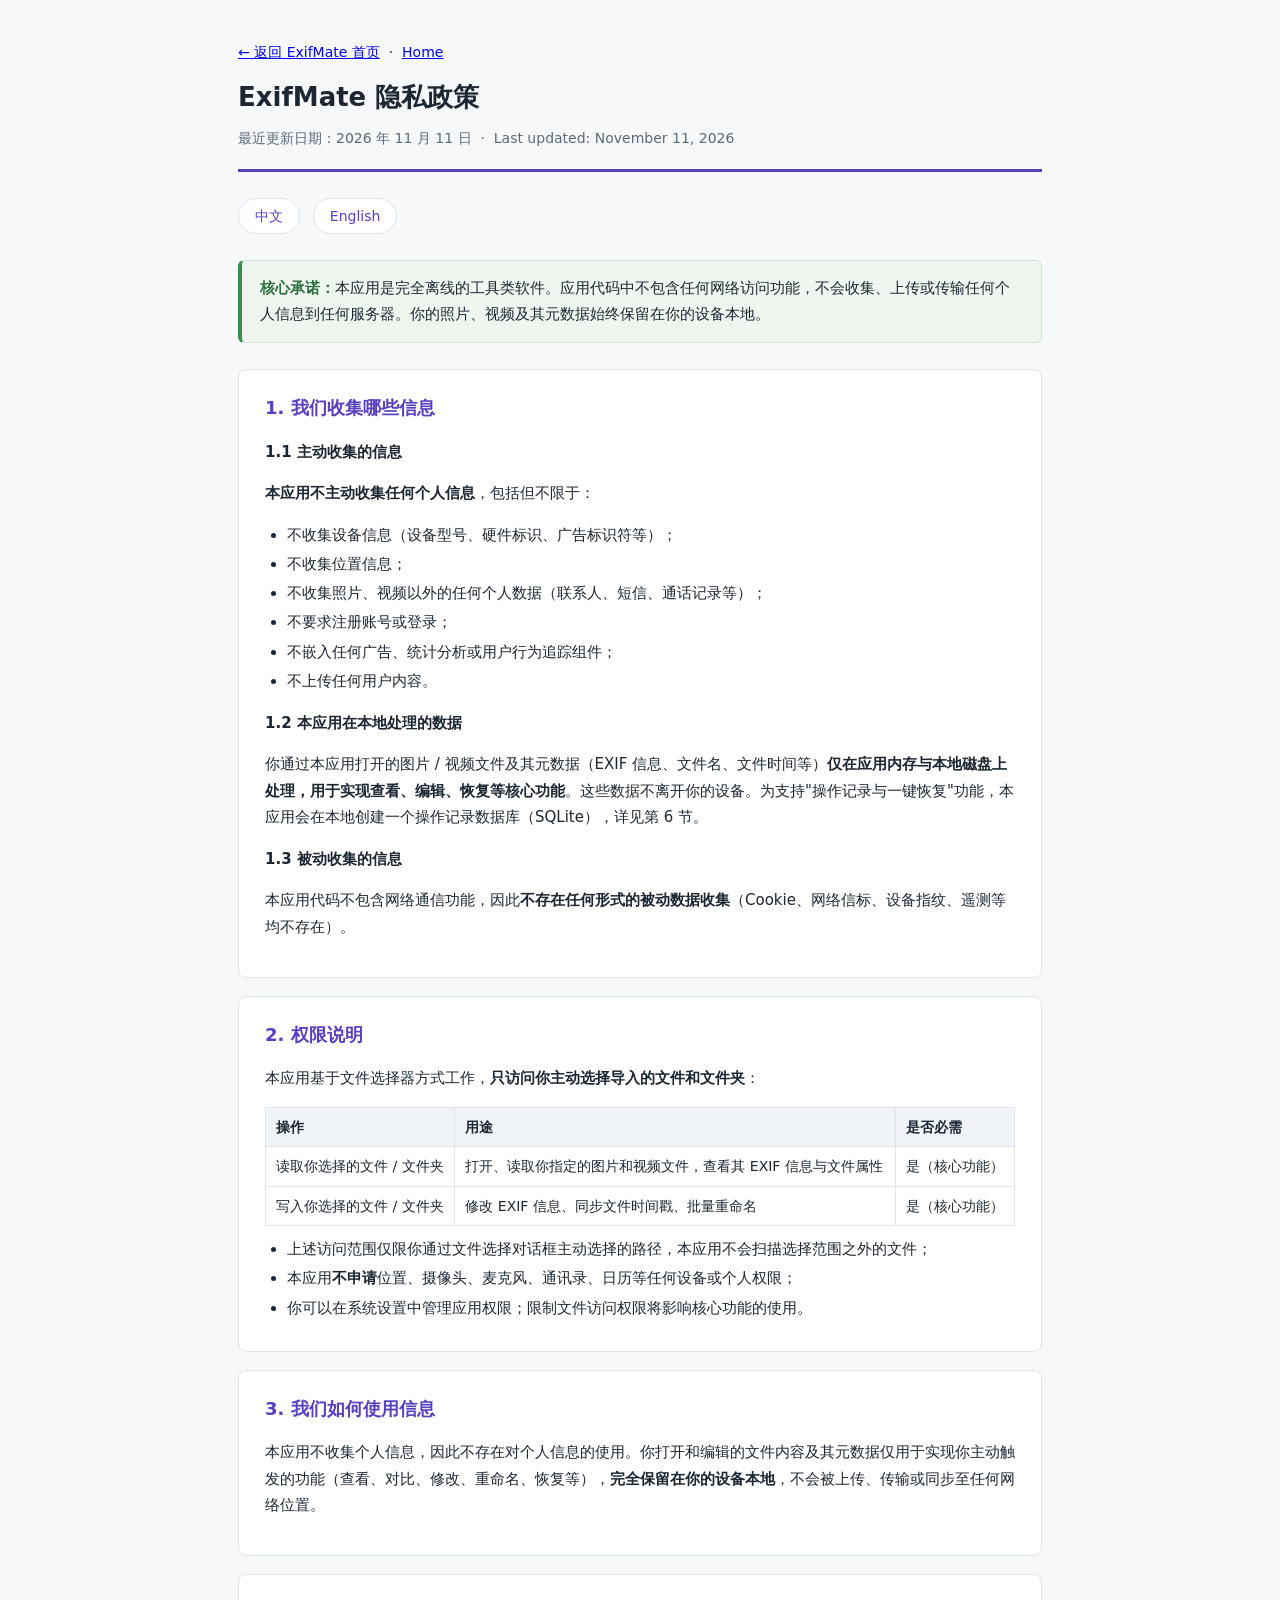
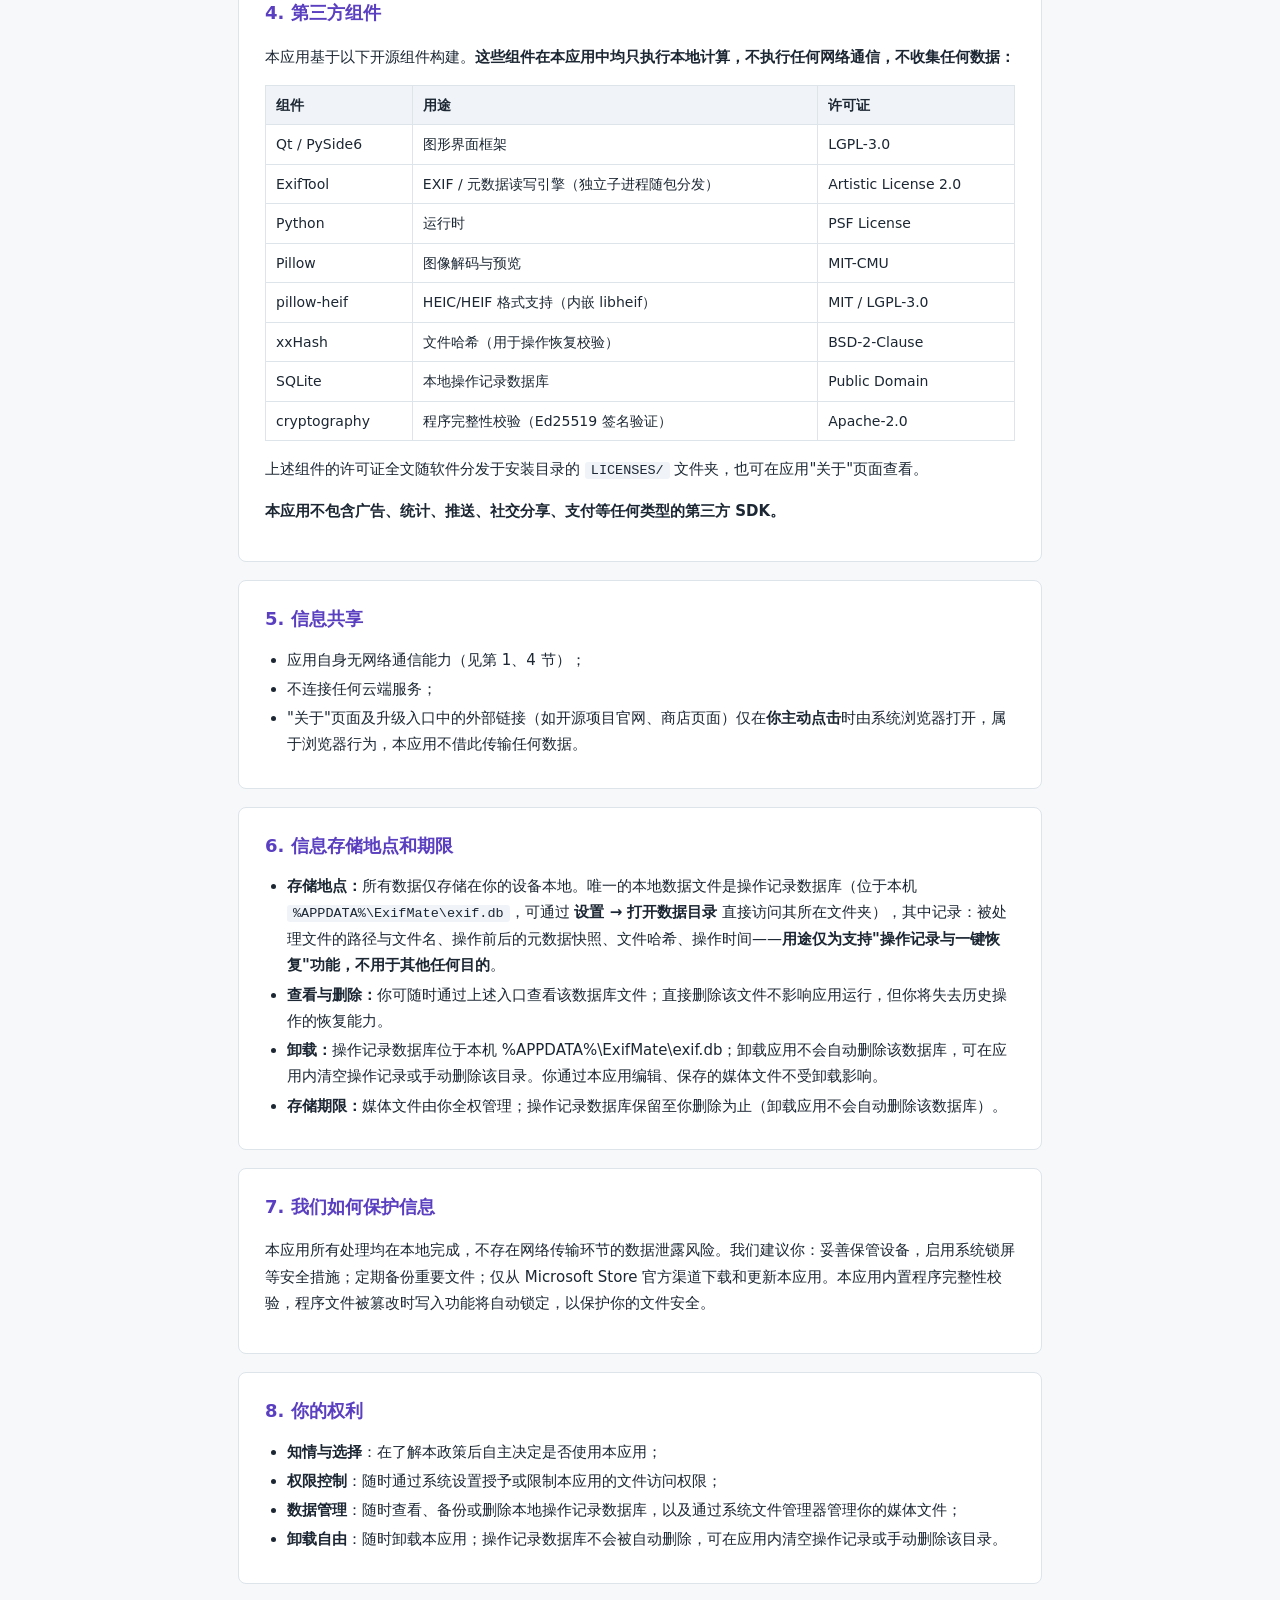
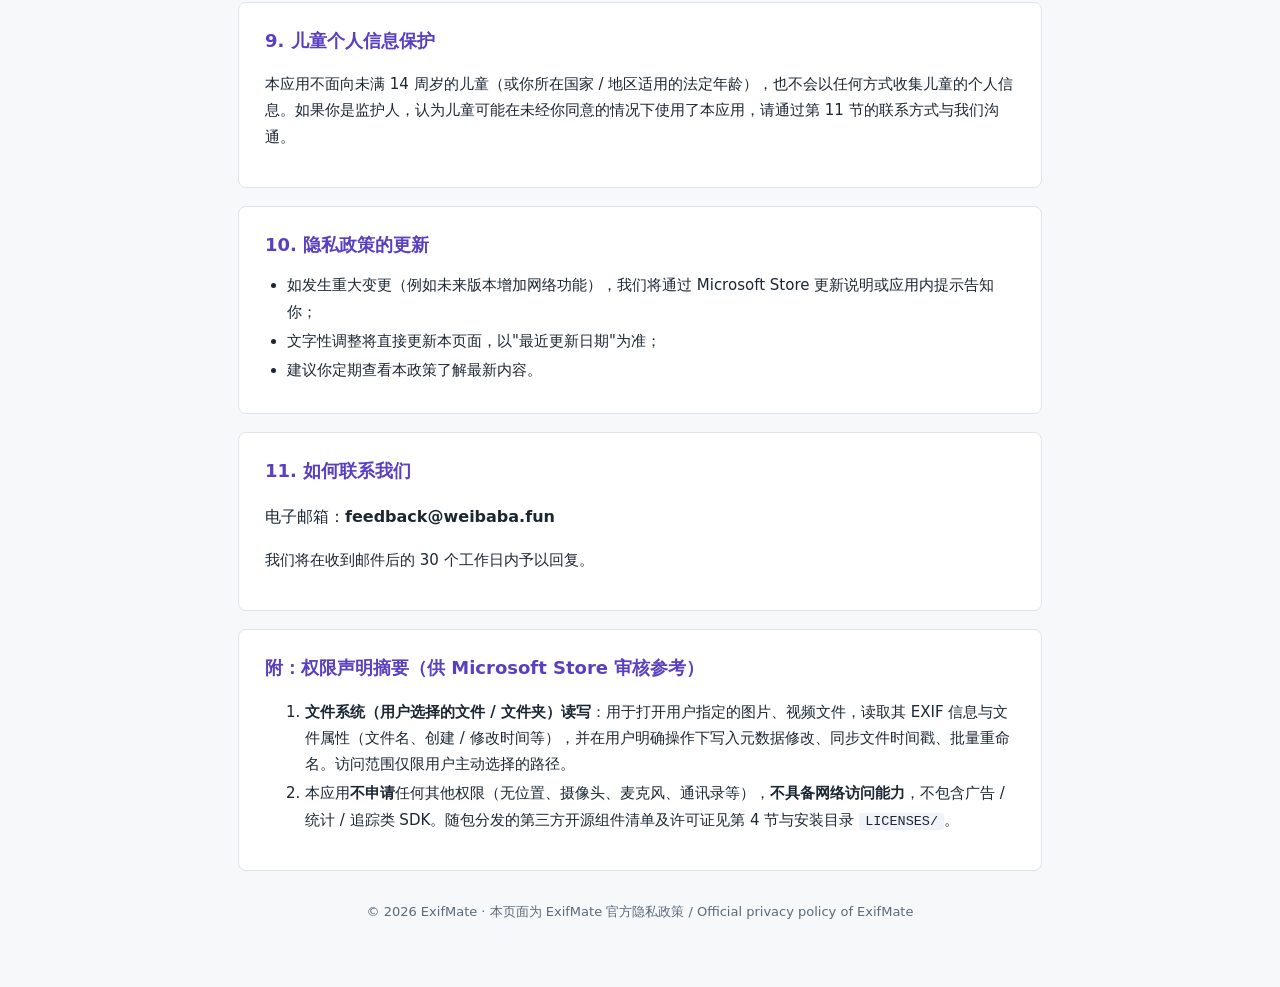
<file: privacy/index.html>
<!DOCTYPE html>
<html lang="zh-CN">
<head>
<meta charset="UTF-8">
<meta name="viewport" content="width=device-width, initial-scale=1.0">
<link rel="icon" href="/favicon.ico" sizes="48x48">
<link rel="icon" type="image/png" sizes="128x128" href="/favicon.png">
<link rel="apple-touch-icon" href="/apple-touch-icon.png">
<link rel="canonical" href="https://exifmate.com/privacy/">
<meta property="og:image" content="https://exifmate.com/assets/img/logo.png">
<meta name="description" content="ExifMate 隐私政策 / Privacy Policy — 完全离线的照片视频 EXIF 元数据工具">
<title>ExifMate 隐私政策 / Privacy Policy</title>
<style>
  :root { --ink:#1c2733; --sub:#5b6b7a; --line:#dde4ea; --bg:#f6f8fa; --accent:#5a3fc0; }
  * { box-sizing: border-box; }
  body { margin:0; padding:0; color:var(--ink);
         font-family:"Microsoft YaHei UI","Segoe UI",system-ui,-apple-system,sans-serif;
         background:var(--bg); line-height:1.75; font-size:15px; }
  .page { max-width:860px; margin:0 auto; padding:40px 28px 64px; }
  header { border-bottom:3px solid var(--accent); padding-bottom:18px; margin-bottom:26px; }
  header h1 { margin:0 0 6px; font-size:26px; }
  header .date { color:var(--sub); font-size:14px; }
  .langs { margin:0 0 26px; }
  .langs a { display:inline-block; padding:5px 16px; margin-right:8px; border:1px solid var(--line);
             border-radius:18px; text-decoration:none; color:var(--accent); background:#fff; font-size:14px; }
  .langs a:hover { background:#eef4fb; }
  .pledge { background:#eef6ef; border:1px solid #cfe6d2; border-left:4px solid #3d8b4f;
            border-radius:6px; padding:14px 18px; margin:0 0 26px; }
  .pledge strong { color:#2f6e3e; }
  section { background:#fff; border:1px solid var(--line); border-radius:8px;
            padding:22px 26px; margin-bottom:18px; }
  section h2 { font-size:18px; margin:0 0 12px; color:var(--accent); }
  section h3 { font-size:15px; margin:16px 0 6px; }
  table { width:100%; border-collapse:collapse; margin:10px 0; font-size:14px; }
  th, td { border:1px solid var(--line); padding:7px 10px; text-align:left; vertical-align:top; }
  th { background:#f0f4f8; }
  ul { padding-left:22px; margin:8px 0; }
  li { margin:3px 0; }
  code { background:#f0f4f8; border-radius:3px; padding:1px 6px; font-size:13.5px; }
  .contact { font-size:16px; }
  footer { text-align:center; color:var(--sub); font-size:13px; margin-top:30px; }
  .en { display:none; }
  html[data-lang="en"] .zh { display:none; }
  html[data-lang="en"] .en { display:block; }
  html[data-lang="zh"] .en { display:none; }
  html[data-lang="zh"] .zh { display:block; }
</style>
</head>
<body>
<div class="page">

<header>
  <p style="margin:0 0 10px;font-size:14px"><a href="/">&larr; 返回 ExifMate 首页</a> &nbsp;·&nbsp; <a href="/en/" lang="en">Home</a></p>
  <h1>ExifMate 隐私政策</h1>
  <div class="date">最近更新日期：2026 年 11 月 11 日 &nbsp;·&nbsp; Last updated: November 11, 2026</div>
</header>

<nav class="langs">
  <a href="#zh" onclick="document.documentElement.dataset.lang='zh'">中文</a>
  <a href="#en" onclick="document.documentElement.dataset.lang='en'">English</a>
</nav>

<!-- ==================== 中文 ==================== -->
<div class="zh" id="zh">

<div class="pledge">
  <strong>核心承诺：</strong>本应用是完全离线的工具类软件。应用代码中不包含任何网络访问功能，不会收集、上传或传输任何个人信息到任何服务器。你的照片、视频及其元数据始终保留在你的设备本地。
</div>

<section>
<h2>1. 我们收集哪些信息</h2>
<h3>1.1 主动收集的信息</h3>
<p><strong>本应用不主动收集任何个人信息</strong>，包括但不限于：</p>
<ul>
  <li>不收集设备信息（设备型号、硬件标识、广告标识符等）；</li>
  <li>不收集位置信息；</li>
  <li>不收集照片、视频以外的任何个人数据（联系人、短信、通话记录等）；</li>
  <li>不要求注册账号或登录；</li>
  <li>不嵌入任何广告、统计分析或用户行为追踪组件；</li>
  <li>不上传任何用户内容。</li>
</ul>
<h3>1.2 本应用在本地处理的数据</h3>
<p>你通过本应用打开的图片 / 视频文件及其元数据（EXIF 信息、文件名、文件时间等）<strong>仅在应用内存与本地磁盘上处理，用于实现查看、编辑、恢复等核心功能</strong>。这些数据不离开你的设备。为支持"操作记录与一键恢复"功能，本应用会在本地创建一个操作记录数据库（SQLite），详见第 6 节。</p>
<h3>1.3 被动收集的信息</h3>
<p>本应用代码不包含网络通信功能，因此<strong>不存在任何形式的被动数据收集</strong>（Cookie、网络信标、设备指纹、遥测等均不存在）。</p>
</section>

<section>
<h2>2. 权限说明</h2>
<p>本应用基于文件选择器方式工作，<strong>只访问你主动选择导入的文件和文件夹</strong>：</p>
<table>
  <tr><th>操作</th><th>用途</th><th>是否必需</th></tr>
  <tr><td>读取你选择的文件 / 文件夹</td><td>打开、读取你指定的图片和视频文件，查看其 EXIF 信息与文件属性</td><td>是（核心功能）</td></tr>
  <tr><td>写入你选择的文件 / 文件夹</td><td>修改 EXIF 信息、同步文件时间戳、批量重命名</td><td>是（核心功能）</td></tr>
</table>
<ul>
  <li>上述访问范围仅限你通过文件选择对话框主动选择的路径，本应用不会扫描选择范围之外的文件；</li>
  <li>本应用<strong>不申请</strong>位置、摄像头、麦克风、通讯录、日历等任何设备或个人权限；</li>
  <li>你可以在系统设置中管理应用权限；限制文件访问权限将影响核心功能的使用。</li>
</ul>
</section>

<section>
<h2>3. 我们如何使用信息</h2>
<p>本应用不收集个人信息，因此不存在对个人信息的使用。你打开和编辑的文件内容及其元数据仅用于实现你主动触发的功能（查看、对比、修改、重命名、恢复等），<strong>完全保留在你的设备本地</strong>，不会被上传、传输或同步至任何网络位置。</p>
</section>

<section>
<h2>4. 第三方组件</h2>
<p>本应用基于以下开源组件构建。<strong>这些组件在本应用中均只执行本地计算，不执行任何网络通信，不收集任何数据：</strong></p>
<table>
  <tr><th>组件</th><th>用途</th><th>许可证</th></tr>
  <tr><td>Qt / PySide6</td><td>图形界面框架</td><td>LGPL-3.0</td></tr>
  <tr><td>ExifTool</td><td>EXIF / 元数据读写引擎（独立子进程随包分发）</td><td>Artistic License 2.0</td></tr>
  <tr><td>Python</td><td>运行时</td><td>PSF License</td></tr>
  <tr><td>Pillow</td><td>图像解码与预览</td><td>MIT-CMU</td></tr>
  <tr><td>pillow-heif</td><td>HEIC/HEIF 格式支持（内嵌 libheif）</td><td>MIT / LGPL-3.0</td></tr>
  <tr><td>xxHash</td><td>文件哈希（用于操作恢复校验）</td><td>BSD-2-Clause</td></tr>
  <tr><td>SQLite</td><td>本地操作记录数据库</td><td>Public Domain</td></tr>
  <tr><td>cryptography</td><td>程序完整性校验（Ed25519 签名验证）</td><td>Apache-2.0</td></tr>
</table>
<p>上述组件的许可证全文随软件分发于安装目录的 <code>LICENSES/</code> 文件夹，也可在应用"关于"页面查看。</p>
<p><strong>本应用不包含广告、统计、推送、社交分享、支付等任何类型的第三方 SDK。</strong></p>
</section>

<section>
<h2>5. 信息共享</h2>
<ul>
  <li>应用自身无网络通信能力（见第 1、4 节）；</li>
  <li>不连接任何云端服务；</li>
  <li>"关于"页面及升级入口中的外部链接（如开源项目官网、商店页面）仅在<strong>你主动点击</strong>时由系统浏览器打开，属于浏览器行为，本应用不借此传输任何数据。</li>
</ul>
</section>

<section>
<h2>6. 信息存储地点和期限</h2>
<ul>
  <li><strong>存储地点：</strong>所有数据仅存储在你的设备本地。唯一的本地数据文件是操作记录数据库（位于本机 <code>%APPDATA%\ExifMate\exif.db</code>，可通过 <strong>设置 → 打开数据目录</strong> 直接访问其所在文件夹），其中记录：被处理文件的路径与文件名、操作前后的元数据快照、文件哈希、操作时间——<strong>用途仅为支持"操作记录与一键恢复"功能，不用于其他任何目的</strong>。</li>
  <li><strong>查看与删除：</strong>你可随时通过上述入口查看该数据库文件；直接删除该文件不影响应用运行，但你将失去历史操作的恢复能力。</li>
  <li><strong>卸载：</strong>操作记录数据库位于本机 %APPDATA%\ExifMate\exif.db；卸载应用不会自动删除该数据库，可在应用内清空操作记录或手动删除该目录。你通过本应用编辑、保存的媒体文件不受卸载影响。</li>
  <li><strong>存储期限：</strong>媒体文件由你全权管理；操作记录数据库保留至你删除为止（卸载应用不会自动删除该数据库）。</li>
</ul>
</section>

<section>
<h2>7. 我们如何保护信息</h2>
<p>本应用所有处理均在本地完成，不存在网络传输环节的数据泄露风险。我们建议你：妥善保管设备，启用系统锁屏等安全措施；定期备份重要文件；仅从 Microsoft Store 官方渠道下载和更新本应用。本应用内置程序完整性校验，程序文件被篡改时写入功能将自动锁定，以保护你的文件安全。</p>
</section>

<section>
<h2>8. 你的权利</h2>
<ul>
  <li><strong>知情与选择</strong>：在了解本政策后自主决定是否使用本应用；</li>
  <li><strong>权限控制</strong>：随时通过系统设置授予或限制本应用的文件访问权限；</li>
  <li><strong>数据管理</strong>：随时查看、备份或删除本地操作记录数据库，以及通过系统文件管理器管理你的媒体文件；</li>
  <li><strong>卸载自由</strong>：随时卸载本应用；操作记录数据库不会被自动删除，可在应用内清空操作记录或手动删除该目录。</li>
</ul>
</section>

<section>
<h2>9. 儿童个人信息保护</h2>
<p>本应用不面向未满 14 周岁的儿童（或你所在国家 / 地区适用的法定年龄），也不会以任何方式收集儿童的个人信息。如果你是监护人，认为儿童可能在未经你同意的情况下使用了本应用，请通过第 11 节的联系方式与我们沟通。</p>
</section>

<section>
<h2>10. 隐私政策的更新</h2>
<ul>
  <li>如发生重大变更（例如未来版本增加网络功能），我们将通过 Microsoft Store 更新说明或应用内提示告知你；</li>
  <li>文字性调整将直接更新本页面，以"最近更新日期"为准；</li>
  <li>建议你定期查看本政策了解最新内容。</li>
</ul>
</section>

<section>
<h2>11. 如何联系我们</h2>
<p class="contact">电子邮箱：<strong>feedback@weibaba.fun</strong></p>
<p>我们将在收到邮件后的 30 个工作日内予以回复。</p>
</section>

<section>
<h2>附：权限声明摘要（供 Microsoft Store 审核参考）</h2>
<ol>
  <li><strong>文件系统（用户选择的文件 / 文件夹）读写</strong>：用于打开用户指定的图片、视频文件，读取其 EXIF 信息与文件属性（文件名、创建 / 修改时间等），并在用户明确操作下写入元数据修改、同步文件时间戳、批量重命名。访问范围仅限用户主动选择的路径。</li>
  <li>本应用<strong>不申请</strong>任何其他权限（无位置、摄像头、麦克风、通讯录等），<strong>不具备网络访问能力</strong>，不包含广告 / 统计 / 追踪类 SDK。随包分发的第三方开源组件清单及许可证见第 4 节与安装目录 <code>LICENSES/</code>。</li>
</ol>
</section>

</div>

<!-- ==================== English ==================== -->
<div class="en" id="en">

<div class="pledge">
  <strong>Our core promise:</strong> ExifMate is a fully offline desktop tool. The application contains no networking code whatsoever — it does not collect, upload, or transmit any personal information to any server. Your photos, videos, and their metadata never leave your device.
</div>

<section>
<h2>1. Information We Collect</h2>
<h3>1.1 Information actively collected</h3>
<p><strong>None.</strong> The app does not collect any personal information, including but not limited to:</p>
<ul>
  <li>No device information (model, hardware identifiers, advertising IDs, etc.);</li>
  <li>No location data;</li>
  <li>No personal data of any kind beyond the media files you choose to open (no contacts, messages, call logs);</li>
  <li>No account registration or sign-in;</li>
  <li>No advertising, analytics, or behavioral tracking components;</li>
  <li>No uploading of user content.</li>
</ul>
<h3>1.2 Data processed locally</h3>
<p>The images/videos you open, and their metadata (EXIF tags, file names, timestamps), are <strong>processed only in the app's memory and on your local disk</strong> to deliver its core features (viewing, editing, restoration). This data never leaves your device. To support the "operation history & one-click restore" feature, the app keeps a local operation-history database (SQLite) — see Section 6.</p>
<h3>1.3 Passively collected information</h3>
<p>The app contains no networking code, so <strong>no passive data collection of any form exists</strong> (no cookies, web beacons, device fingerprinting, or telemetry).</p>
</section>

<section>
<h2>2. Permissions</h2>
<p>The app works through the file picker and <strong>accesses only the files and folders you actively choose to import</strong>:</p>
<table>
  <tr><th>Access</th><th>Purpose</th><th>Required</th></tr>
  <tr><td>Read files/folders you select</td><td>Open the images and videos you designate; read their EXIF metadata and file attributes</td><td>Yes (core feature)</td></tr>
  <tr><td>Write files/folders you select</td><td>Modify EXIF metadata, sync file timestamps, batch rename</td><td>Yes (core feature)</td></tr>
</table>
<ul>
  <li>Access is limited to the paths you explicitly select in the file dialog; the app never scans other locations;</li>
  <li>The app <strong>does not request</strong> location, camera, microphone, contacts, calendar, or any other device/personal permissions;</li>
  <li>You can manage app permissions in system settings; restricting file access will affect core features.</li>
</ul>
</section>

<section>
<h2>3. How Information Is Used</h2>
<p>The app collects no personal information, so none is used. The files you open and edit are used solely for the actions you initiate (view, compare, edit, rename, restore) and <strong>remain entirely on your device</strong> — never uploaded, transmitted, or synced anywhere.</p>
</section>

<section>
<h2>4. Third-Party Components</h2>
<p>The app is built on the following open-source components. <strong>Each performs only local computation inside this app — none performs network communication or collects data:</strong></p>
<table>
  <tr><th>Component</th><th>Purpose</th><th>License</th></tr>
  <tr><td>Qt / PySide6</td><td>GUI framework</td><td>LGPL-3.0</td></tr>
  <tr><td>ExifTool</td><td>EXIF/metadata engine (bundled as a separate subprocess)</td><td>Artistic License 2.0</td></tr>
  <tr><td>Python</td><td>Runtime</td><td>PSF License</td></tr>
  <tr><td>Pillow</td><td>Image decoding &amp; preview</td><td>MIT-CMU</td></tr>
  <tr><td>pillow-heif</td><td>HEIC/HEIF support (bundles libheif)</td><td>MIT / LGPL-3.0</td></tr>
  <tr><td>xxHash</td><td>File hashing (restore verification)</td><td>BSD-2-Clause</td></tr>
  <tr><td>SQLite</td><td>Local operation-history database</td><td>Public Domain</td></tr>
  <tr><td>cryptography</td><td>Program integrity verification (Ed25519 signatures)</td><td>Apache-2.0</td></tr>
</table>
<p>Full license texts ship with the app in the <code>LICENSES/</code> folder and are also viewable in the in-app About page.</p>
<p><strong>The app contains no advertising, analytics, push, social-sharing, or payment SDKs of any kind.</strong></p>
</section>

<section>
<h2>5. Information Sharing</h2>
<ul>
  <li>The app itself has no networking capability (see Sections 1 and 4);</li>
  <li>It connects to no cloud services;</li>
  <li>External links (open-source project websites, the store listing) in the About page or upgrade entry open in your system browser <strong>only when you click them</strong>; that is ordinary browser behavior and transmits no data from the app.</li>
</ul>
</section>

<section>
<h2>6. Data Storage Location and Retention</h2>
<ul>
  <li><strong>Location:</strong> All data stays on your device. The only local data file is the operation-history database at <code>%APPDATA%\ExifMate\exif.db</code> (reachable via <strong>Settings → Open data folder</strong>). It records: paths and file names of processed files, before/after metadata snapshots, file hashes, and operation times — <strong>used solely for the operation-history &amp; restore feature, for no other purpose</strong>.</li>
  <li><strong>View &amp; delete:</strong> You can inspect the file at any time; deleting it does not break the app, but you lose the ability to restore past operations.</li>
  <li><strong>Uninstall:</strong> The history database is stored locally in %APPDATA%\ExifMate\exif.db; uninstalling the app does not delete this database automatically. You can clear the history in the app or delete that folder manually. Media files you edited or saved with the app are not affected by uninstalling.</li>
  <li><strong>Retention:</strong> Media files remain entirely under your control; the history database is kept until you delete it (uninstalling the app does not delete it automatically).</li>
</ul>
</section>

<section>
<h2>7. How We Protect Information</h2>
<p>All processing happens locally, so there is no network-transmission exposure. We recommend you: keep your device secure with a screen lock; back up important files regularly; download and update the app only from the Microsoft Store. The app includes built-in integrity verification — if program files are tampered with, write operations are automatically locked to protect your files.</p>
</section>

<section>
<h2>8. Your Rights</h2>
<ul>
  <li><strong>Informed choice</strong>: decide whether to use the app after reading this policy;</li>
  <li><strong>Permission control</strong>: grant or restrict file access at any time in system settings;</li>
  <li><strong>Data management</strong>: view, back up, or delete the local history database at any time, and manage your media files through the file manager;</li>
    <li><strong>Freedom to uninstall</strong>: remove the app at any time; the history database is not deleted automatically — you can clear the history in the app or delete that folder manually.</li>
</ul>
</section>

<section>
<h2>9. Children's Privacy</h2>
<p>The app is not directed at children under 14 (or the applicable legal age in your jurisdiction) and does not collect children's personal information in any way. If you are a guardian and believe a child used this app without your consent, contact us via Section 11.</p>
</section>

<section>
<h2>10. Changes to This Policy</h2>
<ul>
  <li>Material changes (for example, if a future version adds networking features) will be announced via Microsoft Store update notes or in-app notices;</li>
  <li>Minor textual updates will be made directly to this page; see the "last updated" date;</li>
  <li>We encourage you to review this policy periodically.</li>
</ul>
</section>

<section>
<h2>11. Contact Us</h2>
<p class="contact">Email: <strong>feedback@weibaba.fun</strong></p>
<p>We will reply within 30 business days of receiving your message.</p>
</section>

<section>
<h2>Appendix: Permission Summary (for Microsoft Store review)</h2>
<ol>
  <li><strong>File system access (user-selected files/folders), read/write</strong>: to open the user-designated images/videos, read their EXIF metadata and file attributes (file name, creation/modification times), and — only on explicit user action — write metadata changes, sync file timestamps, and batch rename. Access is limited to paths the user actively selects.</li>
  <li>The app <strong>requests no other permissions</strong> (no location, camera, microphone, contacts, etc.), <strong>has no networking capability</strong>, and contains no advertising/analytics/tracking SDKs. The bundled open-source components and their licenses are listed in Section 4 and in the <code>LICENSES/</code> folder.</li>
</ol>
</section>

</div>

<footer>© 2026 ExifMate · 本页面为 ExifMate 官方隐私政策 / Official privacy policy of ExifMate</footer>
</div>
</body>
</html>
</file>
<file: assets/style.css>
/* ExifMate 官网样式 —— 配色取自品牌图标（光圈蓝→紫→橙渐变）
   品牌紫 #5A3FC0 / 品牌橙 #F07830 / 深靛紫 #1D1656 */
:root {
  --ink: #1b1b33; --sub: #5d6470; --line: #e2e1ea; --bg: #f7f6fa;
  --accent: #5a3fc0; --accent2: #7b3fd0; --orange: #f07830; --orange-d: #e0661d;
  --ok: #2f7d42; --warn: #b8860b;
  --hero1: #1d1656; --hero2: #5a3fc0; --card: #ffffff;
}
* { box-sizing: border-box; margin: 0; }
html { scroll-behavior: smooth; }
body {
  color: var(--ink); background: var(--bg); line-height: 1.75; font-size: 16px;
  font-family: "Microsoft YaHei UI", "Segoe UI", system-ui, -apple-system, sans-serif;
}
a { color: var(--accent); text-decoration: none; }
a:hover { text-decoration: underline; }
.container { max-width: 1080px; margin: 0 auto; padding: 0 24px; }

/* ---------- 顶部导航 ---------- */
nav {
  position: sticky; top: 0; z-index: 10; background: rgba(255,255,255,.92);
  backdrop-filter: blur(8px); border-bottom: 1px solid var(--line);
}
.nav-inner { display: flex; align-items: center; gap: 20px; height: 60px; }
.brand { font-size: 20px; font-weight: 700; color: var(--ink);
  display: inline-flex; align-items: center; gap: 9px; }
.brand img { height: 30px; width: 30px; border-radius: 7px; display: block; }
.brand .dot { color: var(--orange); }
.nav-links { margin-left: auto; display: flex; align-items: center; gap: 18px; font-size: 14px; }
.nav-links a { color: var(--sub); }
.lang-switch { border-left: 1px solid var(--line); padding-left: 18px; }
.lang-switch b { color: var(--ink); }

/* ---------- Hero ---------- */
.hero {
  background: linear-gradient(135deg, var(--hero1) 0%, #3a2a86 55%, var(--hero2) 100%);
  color: #fff; padding: 72px 0 64px;
}
.hero-logo {
  height: 88px; width: 88px; border-radius: 20px; display: block;
  box-shadow: 0 8px 28px rgba(0,0,0,.28); margin-bottom: 22px;
}
.hero h1 { font-size: 42px; line-height: 1.3; margin-bottom: 14px; }
.hero p.sub { font-size: 18px; opacity: .92; max-width: 760px; }
.hero .pitch { font-size: 18px; margin-bottom: 8px; opacity: .95; }
.platform-pills { display: flex; gap: 10px; margin: 22px 0 30px; flex-wrap: wrap; }
.pill {
  font-size: 13px; padding: 4px 14px; border-radius: 16px;
  background: rgba(255,255,255,.16); border: 1px solid rgba(255,255,255,.35);
}
.pill.dim { opacity: .7; }
.btn-row { display: flex; gap: 14px; flex-wrap: wrap; }
.btn {
  display: inline-flex; align-items: center; gap: 8px; padding: 13px 30px;
  border-radius: 8px; font-size: 16px; font-weight: 600; border: none; cursor: pointer;
}
.btn-primary { background: var(--orange); color: #fff; }
.btn-primary:hover { background: var(--orange-d); text-decoration: none; }
.btn-ghost {
  background: transparent; color: #fff; border: 1px solid rgba(255,255,255,.6);
}
.btn-ghost:hover { background: rgba(255,255,255,.12); text-decoration: none; }
.btn svg { flex: none; }

/* ---------- 通用区块 ---------- */
section.block { padding: 64px 0 8px; }
h2.title { font-size: 28px; margin-bottom: 8px; color: var(--accent); }
h2.title::after {
  content: ""; display: block; width: 46px; height: 4px; border-radius: 2px;
  background: linear-gradient(90deg, var(--accent), var(--orange)); margin-top: 10px;
}
p.lead { color: var(--sub); max-width: 720px; margin-bottom: 28px; }

/* 痛点卡片 */
.pain-grid { display: grid; grid-template-columns: repeat(3, 1fr); gap: 20px; }
.pain-card {
  position: relative; overflow: hidden;
  background: var(--card); border: 1px solid var(--line); border-radius: 12px;
  padding: 24px; box-shadow: 0 1px 3px rgba(28,22,86,.06);
  transition: transform .18s ease, box-shadow .18s ease;
}
.pain-card::before {
  content: ""; position: absolute; left: 0; top: 0; bottom: 0; width: 3px;
  background: linear-gradient(180deg, var(--orange), #f5b47e);
}
.pain-card:hover { transform: translateY(-4px); box-shadow: 0 12px 28px rgba(28,22,86,.12); }
.pain-card .scene {
  display: inline-block; font-size: 12.5px; color: var(--warn);
  background: #fdf3e1; border: 1px solid #f2dfb4;
  padding: 3px 12px; border-radius: 14px; margin-bottom: 12px;
}
.pain-card .scene::before { content: "痛点 · "; font-weight: 700; }
.pain-card h3 { font-size: 17px; margin-bottom: 8px; }
.pain-card p { font-size: 14px; color: var(--sub); }
.pain-card p.fix {
  margin-top: 14px; color: var(--ok); font-size: 13.5px;
  background: #f0f7f1; border: 1px solid #d9e9dc; border-radius: 8px; padding: 9px 12px;
}
.pain-card p.fix::before { content: "✓ "; font-weight: 700; }

/* 功能网格 */
.feat-grid { display: grid; grid-template-columns: repeat(3, 1fr); gap: 20px; }
.feat {
  position: relative; overflow: hidden;
  background: var(--card); border: 1px solid var(--line); border-radius: 12px; padding: 22px;
  transition: transform .18s ease, box-shadow .18s ease, border-color .18s ease;
}
.feat::before {
  content: ""; position: absolute; top: 0; left: 0; right: 0; height: 3px;
  background: linear-gradient(90deg, var(--accent), var(--orange));
  opacity: 0; transition: opacity .18s ease;
}
.feat:hover {
  transform: translateY(-4px); border-color: #d6cfee;
  box-shadow: 0 12px 28px rgba(28,22,86,.12);
}
.feat:hover::before { opacity: 1; }
.feat .ico {
  width: 46px; height: 46px; border-radius: 12px; display: flex;
  align-items: center; justify-content: center; margin-bottom: 14px;
  background: linear-gradient(135deg, var(--accent), var(--accent2)); color: #fff;
  box-shadow: 0 6px 14px rgba(90,63,192,.26);
}
.feat h3 { font-size: 16px; margin-bottom: 6px; }
.feat p { font-size: 14px; color: var(--sub); }

/* ---------- 四大核心卖点 ---------- */
.pillar {
  display: grid; grid-template-columns: 1.05fr .95fr; gap: 36px; align-items: center;
  background: var(--card); border: 1px solid var(--line); border-radius: 16px;
  padding: 34px 36px; margin-top: 22px; box-shadow: 0 1px 3px rgba(28,22,86,.06);
}
.pillar.dark {
  background: linear-gradient(135deg, var(--hero1) 0%, #3a2a86 55%, var(--hero2) 100%);
  color: #fff; border: none; box-shadow: 0 10px 30px rgba(29,22,86,.25);
}
.pillar.flip { grid-template-columns: .95fr 1.05fr; }
.pillar.flip .pillar-text { order: 2; }
.pillar.flip .pillar-visual { order: 1; }
.pillar-num { font-size: 13px; font-weight: 800; letter-spacing: .14em; color: var(--orange); margin-bottom: 6px; }
.pillar h3 { font-size: 22px; margin-bottom: 10px; }
.pillar p { font-size: 14.5px; color: var(--sub); }
.pillar.dark p { color: rgba(255,255,255,.86); }
.pillar-quote {
  font-size: 17px !important; font-weight: 700; color: var(--ink) !important;
  border-left: 3px solid var(--orange); padding-left: 12px; margin: 12px 0;
}
.pillar.dark .pillar-quote { color: #fff !important; }
.zero-badges { display: flex; gap: 8px; flex-wrap: wrap; margin: 14px 0 4px; }
.zero-badges span {
  font-size: 13px; font-weight: 600; padding: 4px 13px; border-radius: 15px;
  background: #efeafc; color: var(--accent);
}
.pillar.dark .zero-badges span {
  background: rgba(255,255,255,.14); color: #fff; border: 1px solid rgba(255,255,255,.38);
}

/* 01 全离线：本地硬盘示意 */
.disk-panel {
  background: #120e2e; border: 1px solid rgba(255,255,255,.2); border-radius: 14px;
  padding: 16px 18px 14px; color: #e9e7ff;
}
.disk-head {
  display: flex; align-items: center; gap: 8px; font-weight: 700; font-size: 14px;
  padding-bottom: 10px; margin-bottom: 4px; border-bottom: 1px dashed rgba(255,255,255,.22);
}
.disk-head .shield {
  margin-left: auto; display: inline-flex; align-items: center; gap: 6px;
  font-size: 12px; font-weight: 600; padding: 3px 11px; border-radius: 12px;
  background: rgba(47,125,66,.4); color: #a8ecbd;
}
.disk-row {
  display: flex; align-items: center; gap: 11px; margin-top: 9px; padding: 8px 10px;
  border-radius: 10px; background: rgba(255,255,255,.07); font-size: 13.5px;
  font-family: Consolas, "Courier New", monospace;
}
.disk-row .fico {
  width: 34px; height: 34px; border-radius: 8px; flex: none;
  display: flex; align-items: center; justify-content: center;
}
.fico.photo { background: #43328f; color: #c3b2ff; }
.fico.video { background: #8a3d10; color: #ffc09a; }
.fico.raw   { background: #14556e; color: #9adcf2; }
.disk-row small { margin-left: auto; font-family: "Microsoft YaHei UI", "Segoe UI", sans-serif; font-size: 12px; color: rgba(255,255,255,.55); }
.cloud-off {
  display: inline-flex; align-items: center; gap: 9px; margin-top: 14px;
  padding: 8px 16px; border: 1px dashed rgba(255,255,255,.45); border-radius: 12px;
  color: rgba(255,255,255,.88); font-size: 13px;
}

/* 02 全格式：格式徽章 */
.fmt-groups { display: flex; flex-direction: column; gap: 16px; }
.fmt-label {
  display: flex; align-items: center; gap: 7px;
  font-size: 13px; font-weight: 700; color: var(--sub); margin-bottom: 8px;
}
.fmt-label svg { color: var(--accent); }
.fmt-group.hot .fmt-label svg { color: var(--orange); }
.chips { display: flex; flex-wrap: wrap; gap: 8px; }
.chips span {
  font-size: 13px; font-weight: 600; padding: 4px 12px; border-radius: 8px;
  background: #f0eef8; border: 1px solid var(--line); color: var(--ink);
  font-family: Consolas, "Courier New", monospace;
}
.fmt-group.hot .chips span { background: var(--orange); border-color: var(--orange-d); color: #fff; }

/* 03 无忧撤销：操作历史示意 */
.undo-card {
  background: #fff; border: 1px solid var(--line); border-radius: 14px;
  padding: 16px 18px 14px; color: var(--ink);
  box-shadow: 0 10px 26px rgba(0,0,0,.28);
}
.undo-title {
  display: flex; align-items: center; gap: 8px; font-weight: 700; font-size: 14px;
  padding-bottom: 10px; margin-bottom: 4px; border-bottom: 1px dashed var(--line); color: var(--accent);
}
.undo-title .demo-tag {
  margin-left: auto; font-size: 11px; font-weight: 600; color: #8a8a99;
  background: #f2f1f7; border-radius: 10px; padding: 2px 9px;
}
.undo-row {
  display: flex; align-items: center; gap: 10px; margin-top: 9px; padding: 9px 11px;
  border-radius: 10px; background: #faf9fd; border: 1px solid var(--line); font-size: 13px;
}
.undo-row b { font-weight: 700; }
.undo-row small { color: var(--sub); font-size: 12px; }
.undo-row .restore {
  margin-left: auto; flex: none; display: inline-flex; align-items: center; gap: 5px;
  font-size: 12px; font-weight: 700; color: var(--orange-d);
  background: #fdeee3; border: 1px solid #f5c9a8; border-radius: 13px; padding: 3px 11px;
}
.undo-note {
  margin-top: 11px; font-size: 12.5px; color: var(--ok); display: flex; align-items: center; gap: 6px;
}

/* 04 全智能：流转示意 */
.flows { display: flex; flex-direction: column; gap: 12px; }
.flow { display: grid; grid-template-columns: 1fr auto 1fr; gap: 9px; align-items: stretch; }
.flow-chip {
  display: flex; align-items: center; gap: 8px; padding: 8px 11px;
  background: #faf9fd; border: 1px solid var(--line); border-radius: 10px; font-size: 12.5px;
}
.flow-chip .fico { width: 28px; height: 28px; border-radius: 7px; }
.flow-chip b { display: block; font-size: 12.5px; line-height: 1.4; }
.flow-chip small { display: block; color: var(--sub); font-size: 11.5px; line-height: 1.4;
  font-family: Consolas, "Courier New", monospace; }
.flow-arrow {
  display: flex; flex-direction: column; align-items: center; justify-content: center; gap: 2px;
  font-size: 11.5px; font-weight: 700; color: var(--orange); white-space: nowrap;
}
.flow-arrow svg { color: var(--orange); }

/* 截图占位 */
.shot {
  border-radius: 12px; border: 1px dashed #c3bfd6; background:
  repeating-linear-gradient(45deg,#f0eef8,#f0eef8 14px,#f7f6fa 14px,#f7f6fa 28px);
  display: flex; align-items: center; justify-content: center;
  color: var(--sub); font-size: 14px; height: 320px; margin: 26px 0;
}

/* 对比表 */
.compare { width: 100%; border-collapse: collapse; background: var(--card);
  border: 1px solid var(--line); border-radius: 12px; overflow: hidden; font-size: 15px; }
.compare th, .compare td { padding: 13px 18px; border-bottom: 1px solid var(--line); text-align: left; }
.compare thead th { background: #f0eef8; font-size: 15px; }
.compare .col-pro { border-left: 3px solid var(--orange); }
.compare td.yes { color: var(--ok); font-weight: 600; }
.compare td.no { color: var(--sub); }
.badge-free, .badge-pro {
  display: inline-block; font-size: 12px; padding: 2px 10px; border-radius: 12px; margin-left: 8px;
}
.badge-free { background: #eef6ef; color: var(--ok); }
.badge-pro { background: #efeafc; color: var(--accent); }
.table-note { font-size: 13px; color: var(--sub); margin-top: 10px; }

/* 赞助 */
.sponsor {
  margin: 56px 0 8px; background: linear-gradient(135deg, #fffdf5, #fdf6e3);
  border: 1px solid #eadfb8; border-radius: 12px; padding: 30px 28px;
  display: flex; align-items: center; gap: 24px; flex-wrap: wrap;
}
.sponsor h3 { font-size: 18px; margin-bottom: 4px; }
.sponsor p { font-size: 14px; color: var(--sub); }
.sponsor .btns { margin-left: auto; display: flex; gap: 12px; }
.btn-sponsor {
  background: #f0b429; color: #4a3300; border-radius: 8px; padding: 10px 22px;
  font-weight: 600; font-size: 14px; display: inline-flex; align-items: center; gap: 6px;
}
.btn-sponsor:hover { background: #eaa818; text-decoration: none; }
.btn-sponsor.gh { background: #24292e; color: #fff; }
/* 标题行尾的咖啡杯表情按钮：transform 缩放不改变行高与文字尺寸 */
.coffee-btn {
  background: none; border: none; cursor: pointer;
  display: inline-block; font: inherit; line-height: 1;
  padding: 0 0 0 6px; vertical-align: -6px;
  transform: scale(1.4); transform-origin: center;
  animation: coffee-bounce 2s ease-in-out infinite;
}
/* 每 2 秒轻微跳动 2 下 */
@keyframes coffee-bounce {
  0%, 14%, 28%, 100% { transform: scale(1.4) translateY(0); }
  7%                  { transform: scale(1.4) translateY(-3px); }
  21%                 { transform: scale(1.4) translateY(-3px); }
}

/* 收款码弹层 */
.qr-modal {
  display: none; position: fixed; inset: 0; z-index: 200;
  background: rgba(20, 20, 24, .55); backdrop-filter: blur(2px);
  align-items: center; justify-content: center; cursor: zoom-out;
}
.qr-card {
  position: relative; background: #fff; border-radius: 16px; padding: 22px 22px 16px;
  text-align: center; box-shadow: 0 18px 50px rgba(0,0,0,.35); cursor: default;
}
.qr-card img { width: 240px; height: auto; border-radius: 10px; display: block; }
.qr-card span { font-size: 13px; color: #6b6b70; margin-top: 10px; display: block; }
.qr-card button {
  position: absolute; top: 8px; right: 8px; border: none; background: #f2f2f4;
  width: 28px; height: 28px; border-radius: 50%; cursor: pointer; font-size: 13px; color: #666;
}
.qr-card button:hover { background: #e4e4e8; }

/* 页脚 */
footer { border-top: 1px solid var(--line); margin-top: 64px; padding: 30px 0 44px;
  color: var(--sub); font-size: 13.5px; background: #fff; }
footer .cols { display: flex; gap: 40px; flex-wrap: wrap; }
footer h4 { color: var(--accent); font-size: 14px; margin-bottom: 8px; }
footer ul { list-style: none; padding: 0; }
footer li { margin: 4px 0; }
footer .legal { margin-top: 24px; color: #8a8a99; }

@media (max-width: 820px) {
  .pain-grid, .feat-grid { grid-template-columns: 1fr; }
  .hero h1 { font-size: 30px; }
  .nav-links a.hide-sm { display: none; }
  .sponsor .btns { margin-left: 0; }
  .pillar, .pillar.flip { grid-template-columns: 1fr; gap: 22px; padding: 26px 22px; }
  .pillar.flip .pillar-text { order: 1; }
  .pillar.flip .pillar-visual { order: 2; }
  .flow { grid-template-columns: 1fr; gap: 4px; }
  .flow-arrow { flex-direction: row; padding: 2px 0 2px 14px; }
}
</file>
